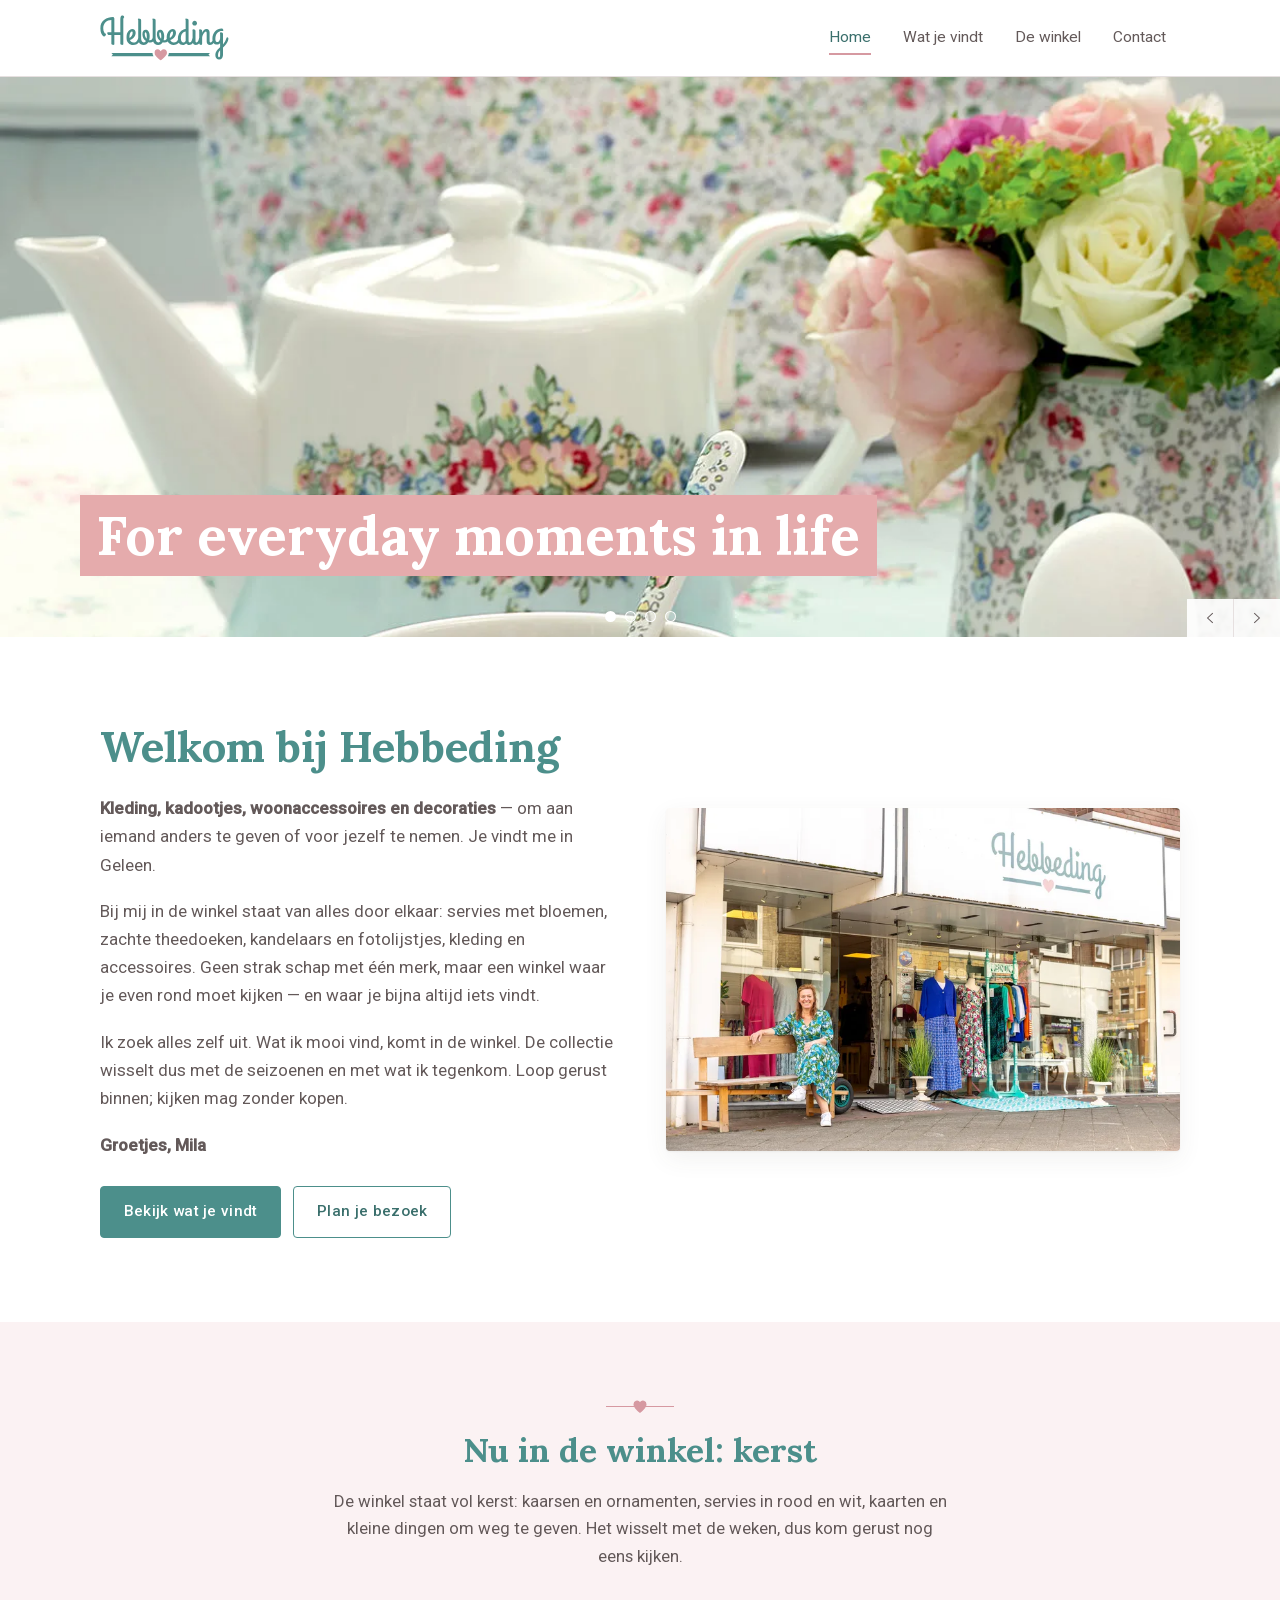
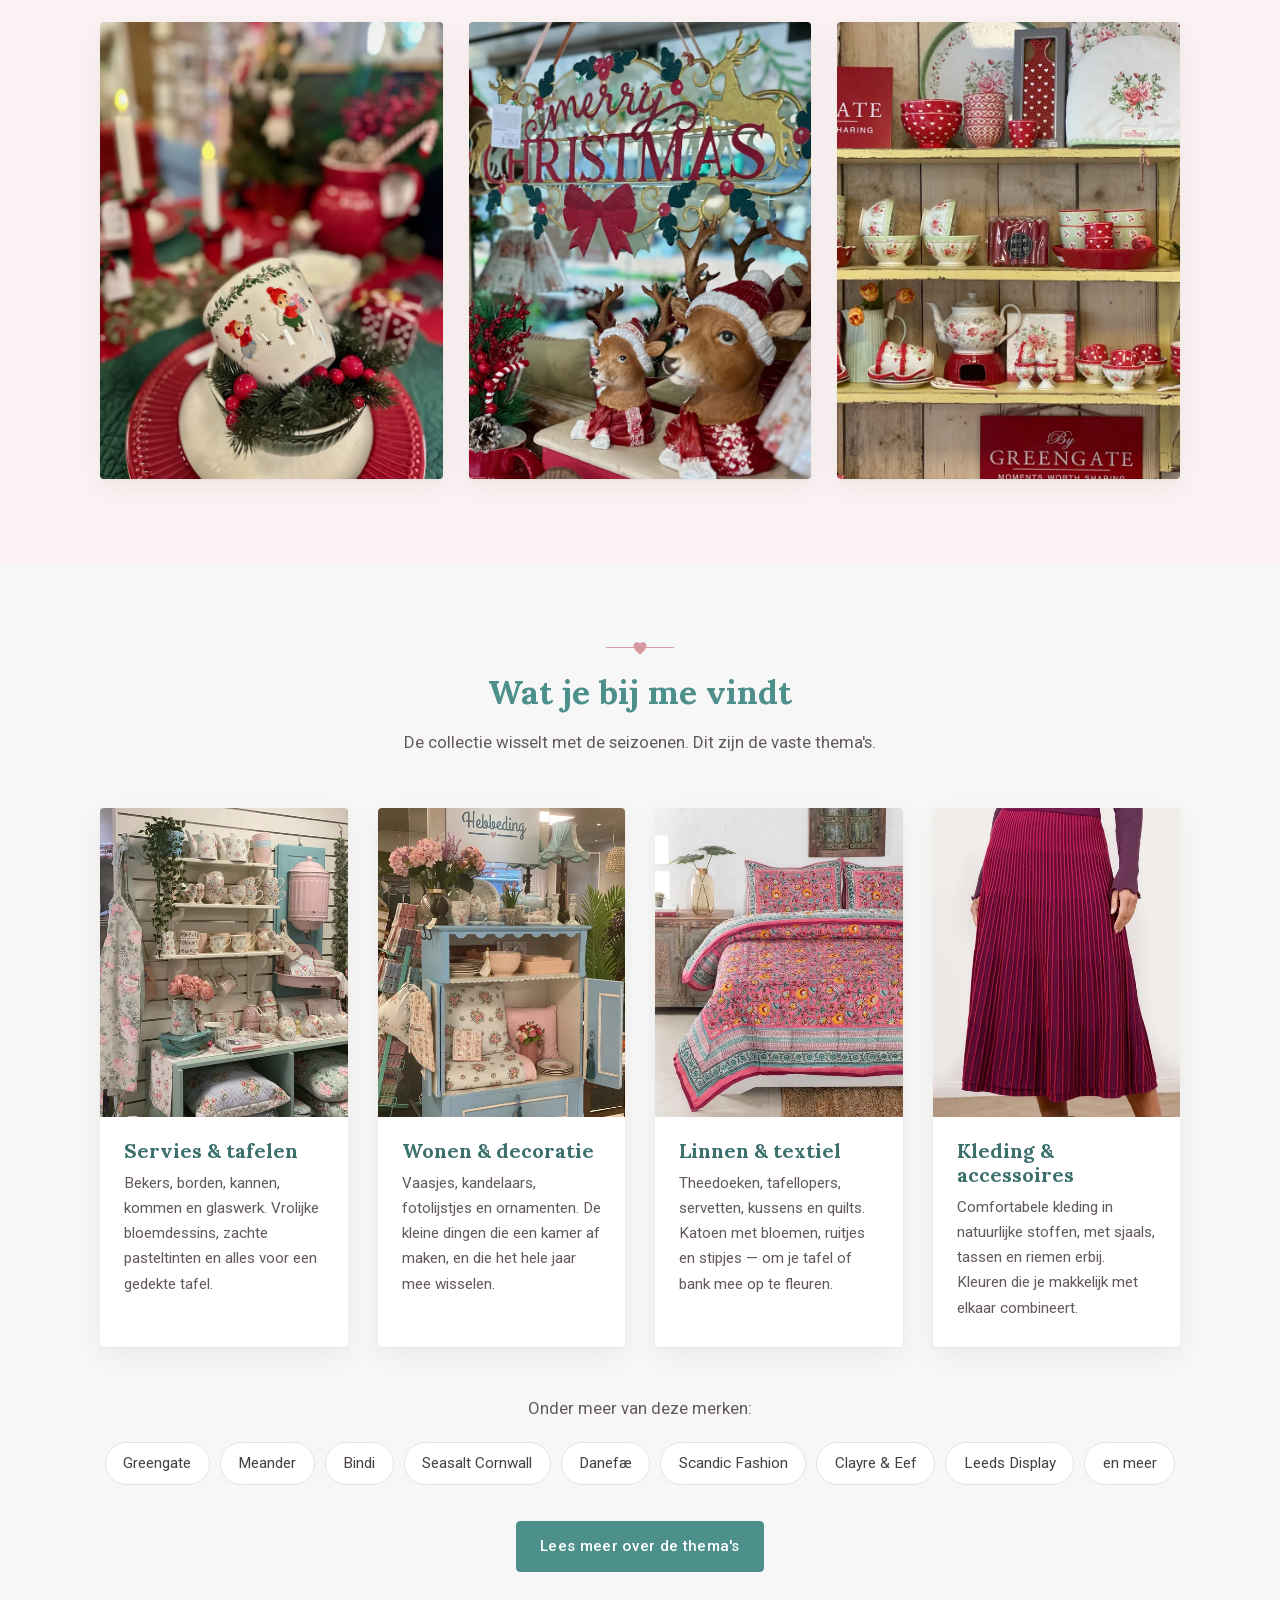
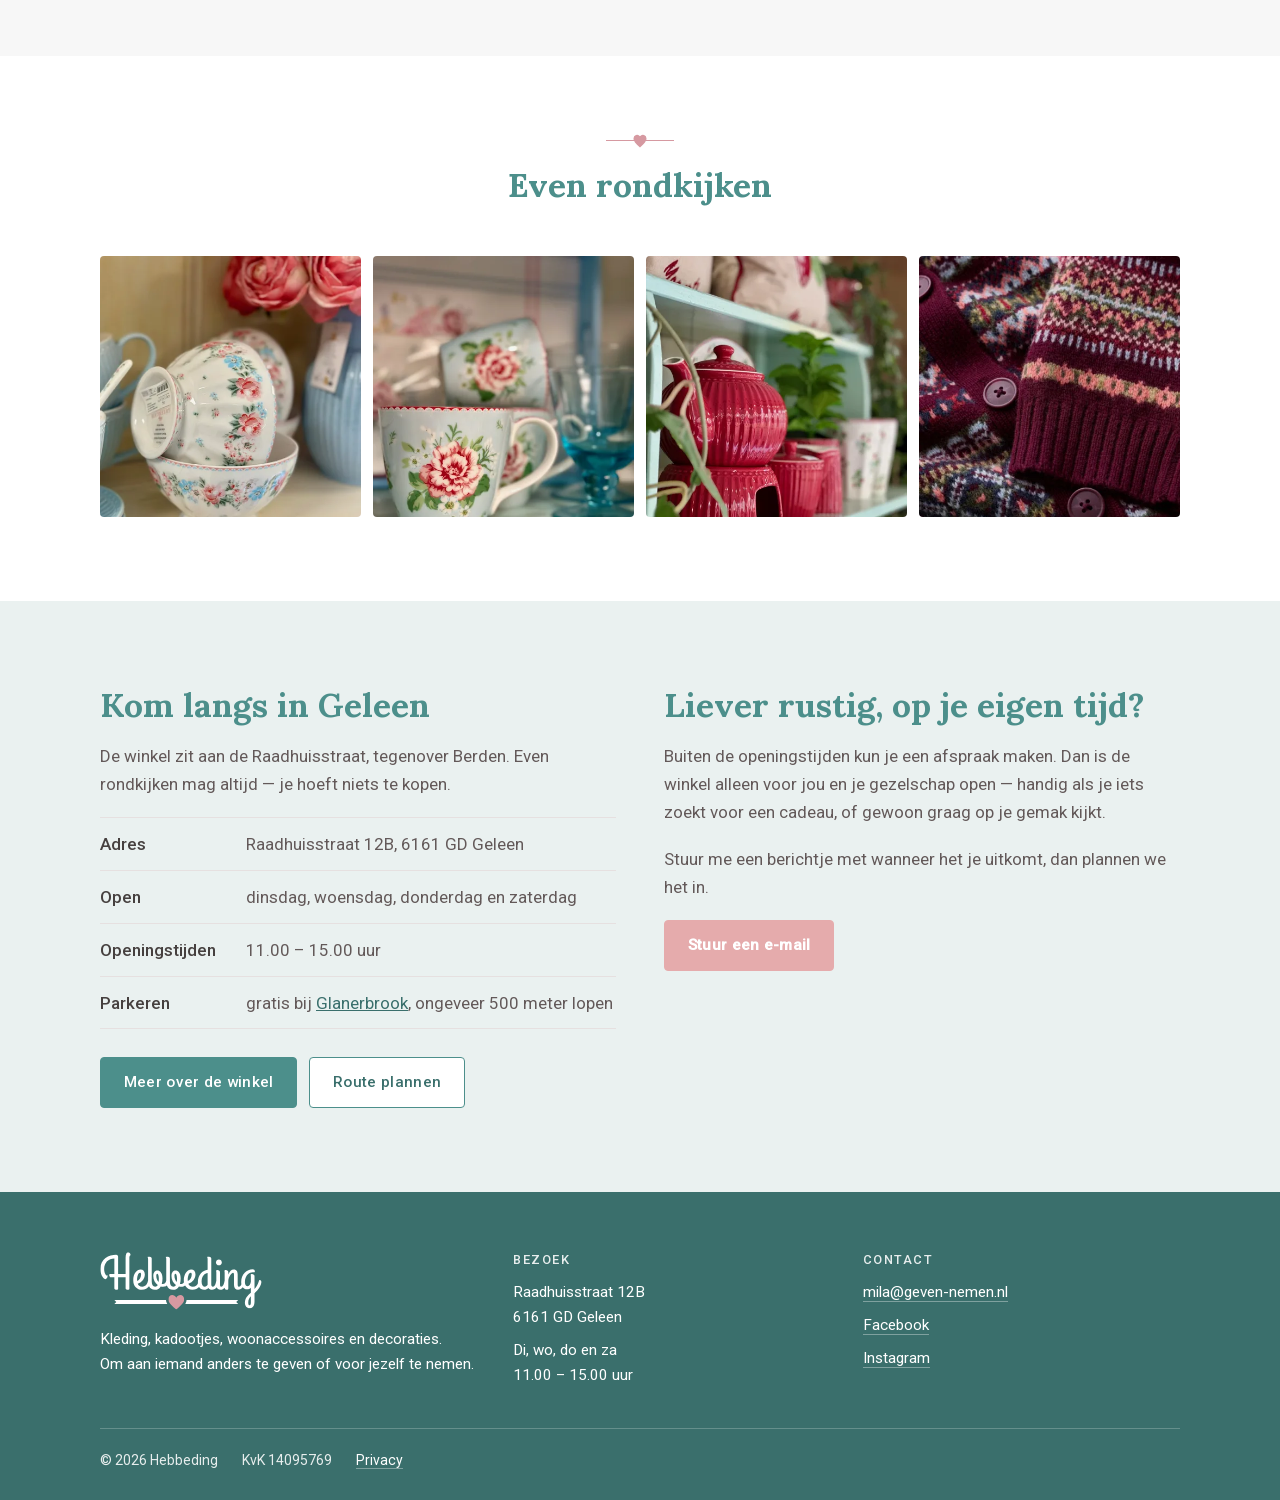
<file: index.html>
<!DOCTYPE html>
<html lang="nl">
<head>
<meta charset="utf-8">
<meta name="viewport" content="width=device-width, initial-scale=1">
<title>Hebbeding — cadeaus, wonen en kleding in Geleen</title>
<meta name="description" content="Hebbeding in Geleen: kleding, kadootjes, woonaccessoires en decoraties. Om aan iemand anders te geven of voor jezelf te nemen. Open dinsdag, woensdag, donderdag en zaterdag.">
<link rel="canonical" href="https://hebbeding.nu/">

<link rel="icon" href="assets/img/favicon.png" sizes="any">
<link rel="apple-touch-icon" href="assets/img/apple-touch-icon.png">
<meta name="theme-color" content="#4c8f8b">

<meta property="og:type" content="website">
<meta property="og:site_name" content="Hebbeding">
<meta property="og:locale" content="nl_NL">
<meta property="og:title" content="Hebbeding — cadeaus, wonen en kleding in Geleen">
<meta property="og:description" content="Kleding, kadootjes, woonaccessoires en decoraties. Om aan iemand anders te geven of voor jezelf te nemen.">
<meta property="og:url" content="https://hebbeding.nu/">
<meta property="og:image" content="https://hebbeding.nu/assets/img/og-image.jpg">
<meta name="twitter:card" content="summary_large_image">

<link rel="preload" href="assets/fonts/lora-latin.woff2" as="font" type="font/woff2" crossorigin>
<link rel="preload" href="assets/fonts/roboto-latin.woff2" as="font" type="font/woff2" crossorigin>
<link rel="stylesheet" href="assets/css/style.css">
</head>
<body>

<a class="overslaan" href="#inhoud">Naar de inhoud</a>

<header class="site-header">
  <div class="wrap header-inner">
    <a class="logo" href="index.html">
      <img src="assets/img/logo.svg" width="129" height="46" alt="Hebbeding">
    </a>

    <button class="menu-knop" type="button" aria-expanded="false" aria-controls="hoofdmenu">
      <svg width="26" height="26" viewBox="0 0 26 26" fill="none" stroke="currentColor" stroke-width="1.8" aria-hidden="true">
        <path d="M4 7h18M4 13h18M4 19h18"/>
      </svg>
      <span class="sr-only">Menu</span>
    </button>

    <nav class="hoofdmenu" id="hoofdmenu" aria-label="Hoofdmenu">
      <ul>
        <li><a href="index.html" aria-current="page">Home</a></li>
        <li><a href="themas.html">Wat je vindt</a></li>
        <li><a href="winkel.html">De winkel</a></li>
        <li><a href="winkel.html#contact">Contact</a></li>
      </ul>
    </nav>
  </div>
</header>

<main id="inhoud">

  <!-- ============ Carrousel ============ -->
  <section class="carrousel" id="carrousel" aria-label="Sfeerbeelden uit de winkel">
    <div class="carrousel__spoor">
      <div class="carrousel__dia is-actief" aria-hidden="false">
        <img src="assets/img/dia1-1240.webp"
             srcset="assets/img/dia1-640.webp 640w,
                     assets/img/dia1-1000.webp 1000w,
                     assets/img/dia1-1240.webp 1240w"
             sizes="100vw" width="1240" height="560" fetchpriority="high"
             alt="Theepot en kan met bloemdessin, met rozen op tafel">
        <div class="carrousel__tekst"><div>
          <p class="carrousel__uitspraak">For everyday moments in life</p>
        </div></div>
      </div>
      <div class="carrousel__dia" aria-hidden="true">
        <img src="assets/img/dia2-1240.webp"
             srcset="assets/img/dia2-640.webp 640w,
                     assets/img/dia2-1000.webp 1000w,
                     assets/img/dia2-1240.webp 1240w"
             sizes="100vw" width="1240" height="560"
             alt="Bed met een quilt vol roze bloemen, met bijpassende kussens">
        <div class="carrousel__tekst"><div>
          <p class="carrousel__uitspraak">Slow down time</p>
        </div></div>
      </div>
      <div class="carrousel__dia" aria-hidden="true">
        <img src="assets/img/dia3-1240.webp"
             srcset="assets/img/dia3-640.webp 640w,
                     assets/img/dia3-1000.webp 1000w,
                     assets/img/dia3-1240.webp 1240w"
             sizes="100vw" width="1240" height="560"
             alt="Gedekte tafel met bloemenservies, glazen en een theepot">
        <div class="carrousel__tekst"><div>
          <p class="carrousel__uitspraak">Inspire love and sharing</p>
        </div></div>
      </div>
      <div class="carrousel__dia" aria-hidden="true">
        <img src="assets/img/dia4-1240.webp"
             srcset="assets/img/dia4-640.webp 640w,
                     assets/img/dia4-1000.webp 1000w,
                     assets/img/dia4-1240.webp 1240w"
             sizes="100vw" width="1240" height="560"
             alt="Theepot en beker met rozen tussen bloeiende rozen in de tuin">
        <div class="carrousel__tekst"><div>
          <p class="carrousel__uitspraak">Made with love</p>
        </div></div>
      </div>
    </div>

    <div class="carrousel__bolletjes" role="tablist" aria-label="Kies een beeld"></div>

    <div class="carrousel__knoppen">
      <button class="carrousel__knop" type="button" data-carrousel="vorige">
        <svg viewBox="0 0 32 32" aria-hidden="true"><path d="M24.333 28.205l-1.797 1.684L7.666 16l14.87-13.889 1.797 1.675L11.269 16z"/></svg>
        <span class="sr-only">Vorige</span>
      </button>
      <button class="carrousel__knop" type="button" data-carrousel="volgende">
        <svg viewBox="0 0 32 32" aria-hidden="true"><path d="M7.667 3.795l1.797-1.684L24.334 16 9.464 29.889l-1.797-1.675L20.731 16z"/></svg>
        <span class="sr-only">Volgende</span>
      </button>
    </div>
  </section>
  <!-- ============ Welkom ============ -->
  <section class="sectie sectie--wit">
    <div class="wrap">
      <div class="duo">
        <div class="duo-tekst">
          <h1>Welkom bij Hebbeding</h1>
          <p><strong>Kleding, kadootjes, woonaccessoires en decoraties</strong> — om aan
             iemand anders te geven of voor jezelf te nemen. Je vindt me in Geleen.</p>
          <p>Bij mij in de winkel staat van alles door elkaar: servies met bloemen,
             zachte theedoeken, kandelaars en fotolijstjes, kleding en accessoires.
             Geen strak schap met één merk, maar een winkel waar je even rond moet
             kijken — en waar je bijna altijd iets vindt.</p>
          <p>Ik zoek alles zelf uit. Wat ik mooi vind, komt in de winkel. De
             collectie wisselt dus met de seizoenen en met wat ik tegenkom.
             Loop gerust binnen; kijken mag zonder kopen.</p>
          <p><strong>Groetjes, Mila</strong></p>
          <div class="knoppenrij" style="margin-top: 1.6em;">
            <a class="knop" href="themas.html">Bekijk wat je vindt</a>
            <a class="knop knop--licht" href="winkel.html">Plan je bezoek</a>
          </div>
        </div>
        <div class="duo-beeld">
          <img src="assets/img/winkel-gevel-800.webp"
               srcset="assets/img/winkel-gevel-480.webp 480w,
                       assets/img/winkel-gevel-800.webp 800w,
                       assets/img/winkel-gevel-1240.webp 1240w"
               sizes="(min-width: 781px) 45vw, 92vw" width="800" height="533" loading="lazy"
               alt="De winkel van buiten, met Hebbeding boven de etalage en Mila op het bankje ervoor">
        </div>
      </div>
    </div>
  </section>

  <!-- ====================================================================
       SEIZOENSBLOK - dit stuk wisselt mee met het jaar. Nu staat het op kerst.

       DE FOTO'S VERVANGEN
       De drie foto's heten altijd seizoen-1.webp, seizoen-2.webp en
       seizoen-3.webp. Je verandert dus niets aan de regels hieronder: je
       vervangt de bestanden zelf in assets/img/. Upload drie nieuwe foto's
       met precies die namen, en de site staat in het nieuwe seizoen.
       Staan de oude foto's er daarna nog? Wacht tien minuten en ververs de
       pagina; je browser houdt ze even vast.

       DE VOORRAADKAST
       In assets/img/seizoenen/ bewaren we de oude sets. De kerstfoto's staan
       daar als kerst-1.webp tot kerst-3.webp. Zet je iets nieuws in de winkel,
       kopieer die foto's dan ook even daarheen onder een eigen naam
       (voorjaar-1.webp enzovoort), dan kun je ze later zo terugzetten.

       WAT JE HIERONDER WEL AANPAST
       1. De kop ("Nu in de winkel: kerst") en het tekstje eronder.
       2. De drie alt="..." teksten. Die beschrijven wat er op de foto staat,
          voor mensen die hem niet kunnen zien en voor Google. Nieuwe foto's
          betekent dus ook nieuwe beschrijvingen.

       Wil je het blok een tijdje helemaal niet tonen? Knip dan de hele
       section hieronder uit en bewaar hem in een los bestand.
       ==================================================================== -->
  <section class="sectie sectie--roze" id="seizoen">
    <div class="wrap">
      <div class="sectie-kop">
        <span class="streep"></span>
        <h2>Nu in de winkel: kerst</h2>
        <p>De winkel staat vol kerst: kaarsen en ornamenten, servies in rood en wit,
           kaarten en kleine dingen om weg te geven. Het wisselt met de weken, dus
           kom gerust nog eens kijken.</p>
      </div>

      <div class="seizoen">
        <img src="assets/img/seizoen-1.webp" loading="lazy"
             alt="Gedekte kersttafel met kaarsen, dennengroen en een beker met een kerstkabouter">
        <img src="assets/img/seizoen-2.webp" loading="lazy"
             alt="Decoratiebord met Merry Christmas erop, met twee rendieren met kerstmutsen ervoor">
        <img src="assets/img/seizoen-3.webp" loading="lazy"
             alt="Schap met rood-wit servies van Greengate: kommen, bekers en een theepot">
      </div>
    </div>
  </section>

  <!-- ============ Thema's ============ -->
  <section class="sectie">
    <div class="wrap">
      <div class="sectie-kop">
        <span class="streep"></span>
        <h2>Wat je bij me vindt</h2>
        <p>De collectie wisselt met de seizoenen. Dit zijn de vaste thema's.</p>
      </div>

      <div class="themas">
        <a class="thema" href="themas.html#servies">
          <img src="assets/img/thema-servies-800.webp"
               srcset="assets/img/thema-servies-480.webp 480w, assets/img/thema-servies-800.webp 800w"
               sizes="(min-width: 1000px) 260px, (min-width: 600px) 45vw, 92vw"
               width="800" height="1000" loading="lazy"
               alt="Schappen vol servies in de winkel: bekers, kannen, schalen en schorten">
          <div class="thema-tekst">
            <h3>Servies &amp; tafelen</h3>
            <p>Bekers, borden, kannen, kommen en glaswerk. Vrolijke bloemdessins,
               zachte pasteltinten en alles voor een gedekte tafel.</p>
          </div>
        </a>

        <a class="thema" href="themas.html#wonen">
          <img src="assets/img/thema-wonen-800.webp"
               srcset="assets/img/thema-wonen-480.webp 480w, assets/img/thema-wonen-800.webp 800w"
               sizes="(min-width: 1000px) 260px, (min-width: 600px) 45vw, 92vw"
               width="800" height="1000" loading="lazy"
               alt="Lichtblauw kastje met kussens, servies en een boeket bloemen">
          <div class="thema-tekst">
            <h3>Wonen &amp; decoratie</h3>
            <p>Vaasjes, kandelaars, fotolijstjes en ornamenten. De kleine dingen
               die een kamer af maken, en die het hele jaar mee wisselen.</p>
          </div>
        </a>

        <a class="thema" href="themas.html#textiel">
          <img src="assets/img/thema-textiel-800.webp"
               srcset="assets/img/thema-textiel-480.webp 480w, assets/img/thema-textiel-800.webp 800w"
               sizes="(min-width: 1000px) 260px, (min-width: 600px) 45vw, 92vw"
               width="800" height="1000" loading="lazy"
               alt="Bed met een quilt vol roze bloemen, met bijpassende kussens">
          <div class="thema-tekst">
            <h3>Linnen &amp; textiel</h3>
            <p>Theedoeken, tafellopers, servetten, kussens en quilts. Katoen met
               bloemen, ruitjes en stipjes — om je tafel of bank mee op te fleuren.</p>
          </div>
        </a>

        <a class="thema" href="themas.html#kleding">
          <img src="assets/img/thema-kleding-800.webp"
               srcset="assets/img/thema-kleding-480.webp 480w, assets/img/thema-kleding-800.webp 800w"
               sizes="(min-width: 1000px) 260px, (min-width: 600px) 45vw, 92vw"
               width="800" height="1000" loading="lazy"
               alt="Lange bordeauxrode plissérok met een trui erboven">
          <div class="thema-tekst">
            <h3>Kleding &amp; accessoires</h3>
            <p>Comfortabele kleding in natuurlijke stoffen, met sjaals, tassen en
               riemen erbij. Kleuren die je makkelijk met elkaar combineert.</p>
          </div>
        </a>
      </div>

      <div class="sectie-kop" style="margin-top: 48px; margin-bottom: 20px;">
        <p>Onder meer van deze merken:</p>
      </div>
      <ul class="merken">
        <li>Greengate</li>
        <li>Meander</li>
        <li>Bindi</li>
        <li>Seasalt Cornwall</li>
        <li>Danef&aelig;</li>
        <li>Scandic Fashion</li>
        <li>Clayre &amp; Eef</li>
        <li>Leeds Display</li>
        <li>en meer</li>
      </ul>

      <p class="midden" style="margin-top: 36px;">
        <a class="knop" href="themas.html">Lees meer over de thema's</a>
      </p>
    </div>
  </section>

  <!-- ============ Sfeerstrip ============ -->
  <section class="sectie sectie--wit">
    <div class="wrap">
      <div class="sectie-kop">
        <span class="streep"></span>
        <h2>Even rondkijken</h2>
      </div>
      <div class="strip">
        <img src="assets/img/sfeer-kommen-800.webp"
             srcset="assets/img/sfeer-kommen-480.webp 480w, assets/img/sfeer-kommen-800.webp 800w"
             sizes="(min-width: 900px) 260px, 45vw" width="800" height="800" loading="lazy"
             alt="Kommen met een rozendessin op een schap in de winkel">
        <img src="assets/img/sfeer-kopje-800.webp"
             srcset="assets/img/sfeer-kopje-480.webp 480w, assets/img/sfeer-kopje-800.webp 800w"
             sizes="(min-width: 900px) 260px, 45vw" width="800" height="800" loading="lazy"
             alt="Beker met een grote roos erop, naast blauw glaswerk">
        <img src="assets/img/sfeer-theepot-800.webp"
             srcset="assets/img/sfeer-theepot-480.webp 480w, assets/img/sfeer-theepot-800.webp 800w"
             sizes="(min-width: 900px) 260px, 45vw" width="800" height="800" loading="lazy"
             alt="Felroze theepot op een schap, met een plant ernaast">
        <img src="assets/img/sfeer-vest-800.webp"
             srcset="assets/img/sfeer-vest-480.webp 480w, assets/img/sfeer-vest-800.webp 800w"
             sizes="(min-width: 900px) 260px, 45vw" width="800" height="800" loading="lazy"
             alt="Gebreid vest in bordeaux met een gekleurd Noors motief">
      </div>
    </div>
  </section>

  <!-- ============ Bezoek ============ -->
  <section class="sectie sectie--groen" id="bezoek">
    <div class="wrap">
      <div class="bezoek">
        <div>
          <h2>Kom langs in Geleen</h2>
          <p>De winkel zit aan de Raadhuisstraat, tegenover Berden. Even rondkijken
             mag altijd — je hoeft niets te kopen.</p>
          <ul class="gegevens">
            <li><b>Adres</b> <span>Raadhuisstraat 12B, 6161 GD Geleen</span></li>
            <li><b>Open</b> <span>dinsdag, woensdag, donderdag en zaterdag</span></li>
            <li><b>Openingstijden</b> <span>11.00 – 15.00 uur</span></li>
            <li><b>Parkeren</b> <span>gratis bij
                <a href="https://www.google.com/maps/search/?api=1&amp;query=50.966081%2C5.831858"
                   target="_blank" rel="noopener">Glanerbrook</a>,
                ongeveer 500 meter lopen</span></li>
          </ul>
          <div class="knoppenrij">
            <a class="knop" href="winkel.html">Meer over de winkel</a>
            <a class="knop knop--licht" href="https://www.google.com/maps/search/?api=1&amp;query=Raadhuisstraat+12B+6161+GD+Geleen"
               target="_blank" rel="noopener">Route plannen</a>
          </div>
        </div>

        <div>
          <h2>Liever rustig, op je eigen tijd?</h2>
          <p>Buiten de openingstijden kun je een afspraak maken. Dan is de winkel
             alleen voor jou en je gezelschap open — handig als je iets zoekt voor
             een cadeau, of gewoon graag op je gemak kijkt.</p>
          <p>Stuur me een berichtje met wanneer het je uitkomt, dan plannen we het in.</p>
          <div class="knoppenrij">
            <a class="knop knop--roze" href="mailto:mila@geven-nemen.nl">Stuur een e-mail</a>
          </div>
        </div>
      </div>
    </div>
  </section>

</main>

<footer class="site-footer">
  <div class="wrap">
    <div class="footer-grid">
      <div>
        <p class="footer-logo">
          <img src="assets/img/logo-wit.svg" width="162" height="58" alt="Hebbeding">
        </p>
        <p>Kleding, kadootjes, woonaccessoires en decoraties.<br>
           Om aan iemand anders te geven of voor jezelf te nemen.</p>
      </div>

      <div>
        <h2>Bezoek</h2>
        <ul>
          <li>Raadhuisstraat 12B<br>6161 GD Geleen</li>
          <li>Di, wo, do en za<br>11.00 – 15.00 uur</li>
        </ul>
      </div>

      <div>
        <h2>Contact</h2>
        <ul>
          <li><a href="mailto:mila@geven-nemen.nl">mila@geven-nemen.nl</a></li>
          <li><a href="https://www.facebook.com/webshop.geven.nemen/" target="_blank" rel="noopener">Facebook</a></li>
          <li><a href="https://www.instagram.com/hebbeding_mila/" target="_blank" rel="noopener">Instagram</a></li>
        </ul>
      </div>
    </div>

    <div class="footer-onder">
      <span>&copy; <span id="jaar">2026</span> Hebbeding</span>
      <span>KvK 14095769</span>
      <span><a href="privacy.html">Privacy</a></span>
    </div>
  </div>
</footer>

<script src="assets/js/menu.js"></script>

<script type="application/ld+json">
{
  "@context": "https://schema.org",
  "@type": "Store",
  "name": "Hebbeding",
  "description": "Kleding, kadootjes, woonaccessoires en decoraties in Geleen.",
  "url": "https://hebbeding.nu/",
  "image": "https://hebbeding.nu/assets/img/og-image.jpg",
  "logo": "https://hebbeding.nu/assets/img/logo.png",
  "email": "mila@geven-nemen.nl",
  "address": {
    "@type": "PostalAddress",
    "streetAddress": "Raadhuisstraat 12B",
    "addressLocality": "Geleen",
    "postalCode": "6161 GD",
    "addressRegion": "Limburg",
    "addressCountry": "NL"
  },
  "openingHoursSpecification": [{
    "@type": "OpeningHoursSpecification",
    "dayOfWeek": ["Tuesday", "Wednesday", "Thursday", "Saturday"],
    "opens": "11:00",
    "closes": "15:00"
  }],
  "sameAs": [
    "https://www.facebook.com/webshop.geven.nemen/",
    "https://www.instagram.com/hebbeding_mila/"
  ]
}
</script>

</body>
</html>
</file>
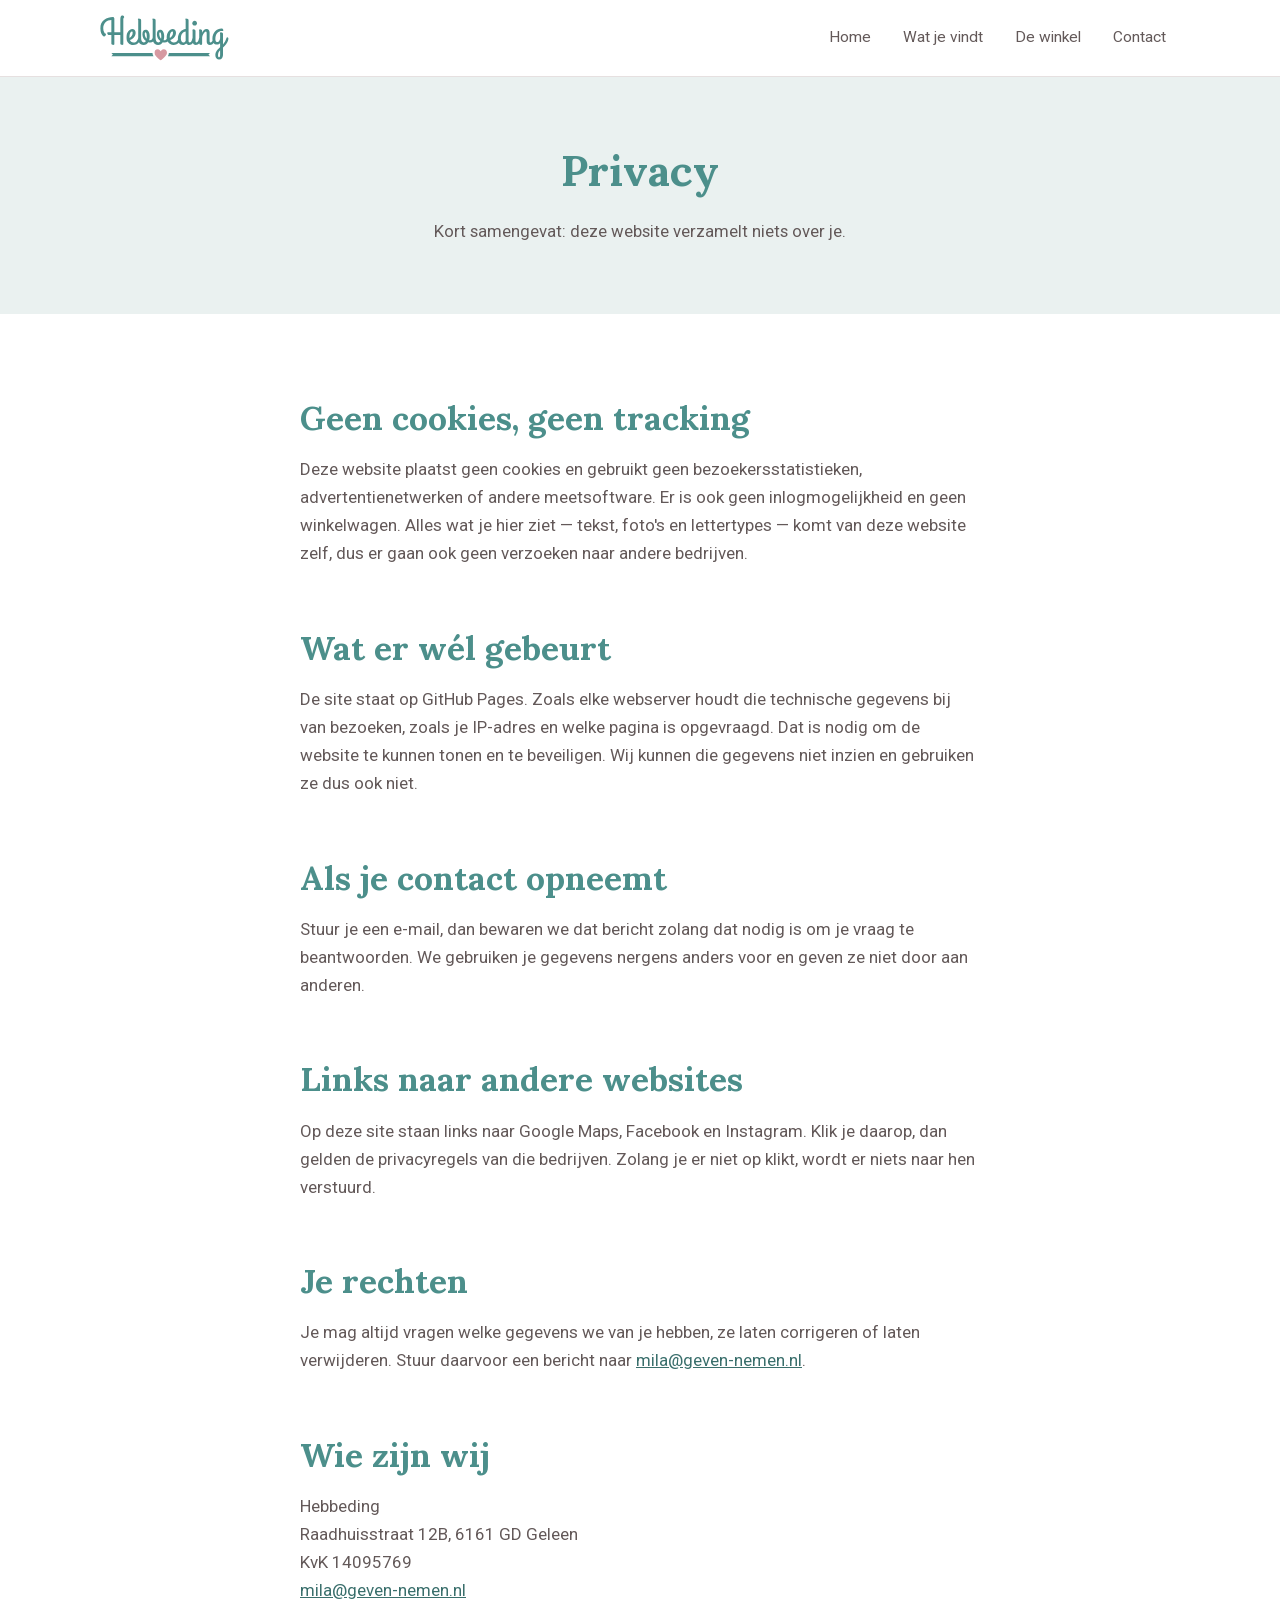
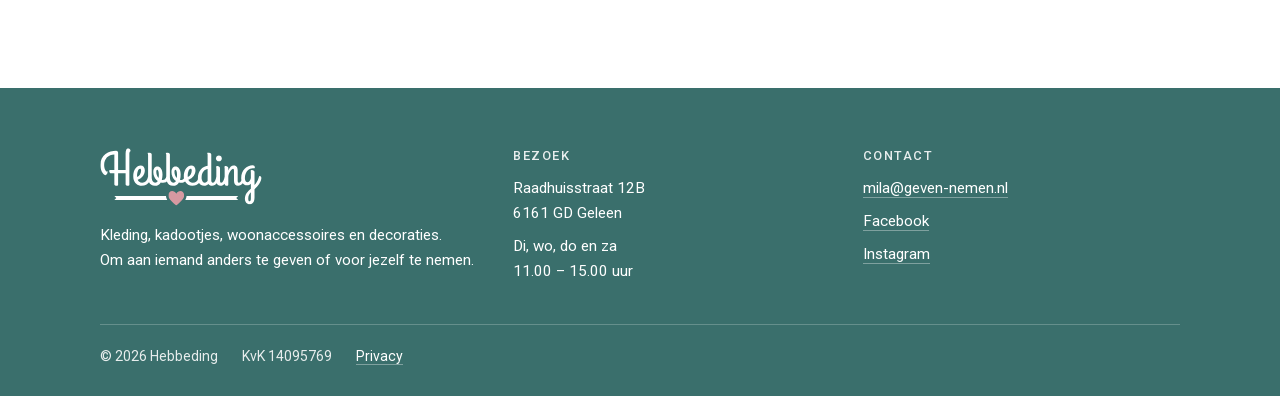
<file: privacy.html>
<!DOCTYPE html>
<html lang="nl">
<head>
<meta charset="utf-8">
<meta name="viewport" content="width=device-width, initial-scale=1">
<title>Privacy — Hebbeding</title>
<meta name="description" content="Privacyverklaring van Hebbeding. Deze website gebruikt geen cookies, geen tracking en verzamelt geen gegevens.">
<link rel="canonical" href="https://hebbeding.nu/privacy.html">
<meta name="robots" content="noindex, follow">

<link rel="icon" href="assets/img/favicon.png" sizes="any">
<link rel="apple-touch-icon" href="assets/img/apple-touch-icon.png">
<meta name="theme-color" content="#4c8f8b">

<link rel="preload" href="assets/fonts/lora-latin.woff2" as="font" type="font/woff2" crossorigin>
<link rel="preload" href="assets/fonts/roboto-latin.woff2" as="font" type="font/woff2" crossorigin>
<link rel="stylesheet" href="assets/css/style.css">
</head>
<body>

<a class="overslaan" href="#inhoud">Naar de inhoud</a>

<header class="site-header">
  <div class="wrap header-inner">
    <a class="logo" href="index.html">
      <img src="assets/img/logo.svg" width="129" height="46" alt="Hebbeding">
    </a>
    <button class="menu-knop" type="button" aria-expanded="false" aria-controls="hoofdmenu">
      <svg width="26" height="26" viewBox="0 0 26 26" fill="none" stroke="currentColor" stroke-width="1.8" aria-hidden="true">
        <path d="M4 7h18M4 13h18M4 19h18"/>
      </svg>
      <span class="sr-only">Menu</span>
    </button>
    <nav class="hoofdmenu" id="hoofdmenu" aria-label="Hoofdmenu">
      <ul>
        <li><a href="index.html">Home</a></li>
        <li><a href="themas.html">Wat je vindt</a></li>
        <li><a href="winkel.html">De winkel</a></li>
        <li><a href="winkel.html#contact">Contact</a></li>
      </ul>
    </nav>
  </div>
</header>

<main id="inhoud">

  <section class="paginakop">
    <div class="wrap">
      <h1>Privacy</h1>
      <p>Kort samengevat: deze website verzamelt niets over je.</p>
    </div>
  </section>

  <section class="sectie sectie--wit">
    <div class="wrap prose">
      <h2>Geen cookies, geen tracking</h2>
      <p>Deze website plaatst geen cookies en gebruikt geen bezoekersstatistieken,
         advertentienetwerken of andere meetsoftware. Er is ook geen
         inlogmogelijkheid en geen winkelwagen. Alles wat je hier ziet — tekst,
         foto's en lettertypes — komt van deze website zelf, dus er gaan ook geen
         verzoeken naar andere bedrijven.</p>

      <h2>Wat er wél gebeurt</h2>
      <p>De site staat op GitHub Pages. Zoals elke webserver houdt die technische
         gegevens bij van bezoeken, zoals je IP-adres en welke pagina is opgevraagd.
         Dat is nodig om de website te kunnen tonen en te beveiligen. Wij kunnen
         die gegevens niet inzien en gebruiken ze dus ook niet.</p>

      <h2>Als je contact opneemt</h2>
      <p>Stuur je een e-mail, dan bewaren we dat bericht zolang dat nodig is om je
         vraag te beantwoorden. We gebruiken je gegevens nergens anders voor en
         geven ze niet door aan anderen.</p>

      <h2>Links naar andere websites</h2>
      <p>Op deze site staan links naar Google Maps, Facebook en Instagram. Klik je
         daarop, dan gelden de privacyregels van die bedrijven. Zolang je er niet op
         klikt, wordt er niets naar hen verstuurd.</p>

      <h2>Je rechten</h2>
      <p>Je mag altijd vragen welke gegevens we van je hebben, ze laten corrigeren
         of laten verwijderen. Stuur daarvoor een bericht naar
         <a href="mailto:mila@geven-nemen.nl">mila@geven-nemen.nl</a>.</p>

      <h2>Wie zijn wij</h2>
      <p>Hebbeding<br>
         Raadhuisstraat 12B, 6161 GD Geleen<br>
         KvK 14095769<br>
         <a href="mailto:mila@geven-nemen.nl">mila@geven-nemen.nl</a></p>
    </div>
  </section>

</main>

<footer class="site-footer">
  <div class="wrap">
    <div class="footer-grid">
      <div>
        <p class="footer-logo">
          <img src="assets/img/logo-wit.svg" width="162" height="58" alt="Hebbeding">
        </p>
        <p>Kleding, kadootjes, woonaccessoires en decoraties.<br>
           Om aan iemand anders te geven of voor jezelf te nemen.</p>
      </div>
      <div>
        <h2>Bezoek</h2>
        <ul>
          <li>Raadhuisstraat 12B<br>6161 GD Geleen</li>
          <li>Di, wo, do en za<br>11.00 – 15.00 uur</li>
        </ul>
      </div>
      <div>
        <h2>Contact</h2>
        <ul>
          <li><a href="mailto:mila@geven-nemen.nl">mila@geven-nemen.nl</a></li>
          <li><a href="https://www.facebook.com/webshop.geven.nemen/" target="_blank" rel="noopener">Facebook</a></li>
          <li><a href="https://www.instagram.com/hebbeding_mila/" target="_blank" rel="noopener">Instagram</a></li>
        </ul>
      </div>
    </div>
    <div class="footer-onder">
      <span>&copy; <span id="jaar">2026</span> Hebbeding</span>
      <span>KvK 14095769</span>
      <span><a href="privacy.html">Privacy</a></span>
    </div>
  </div>
</footer>

<script src="assets/js/menu.js"></script>
</body>
</html>
</file>
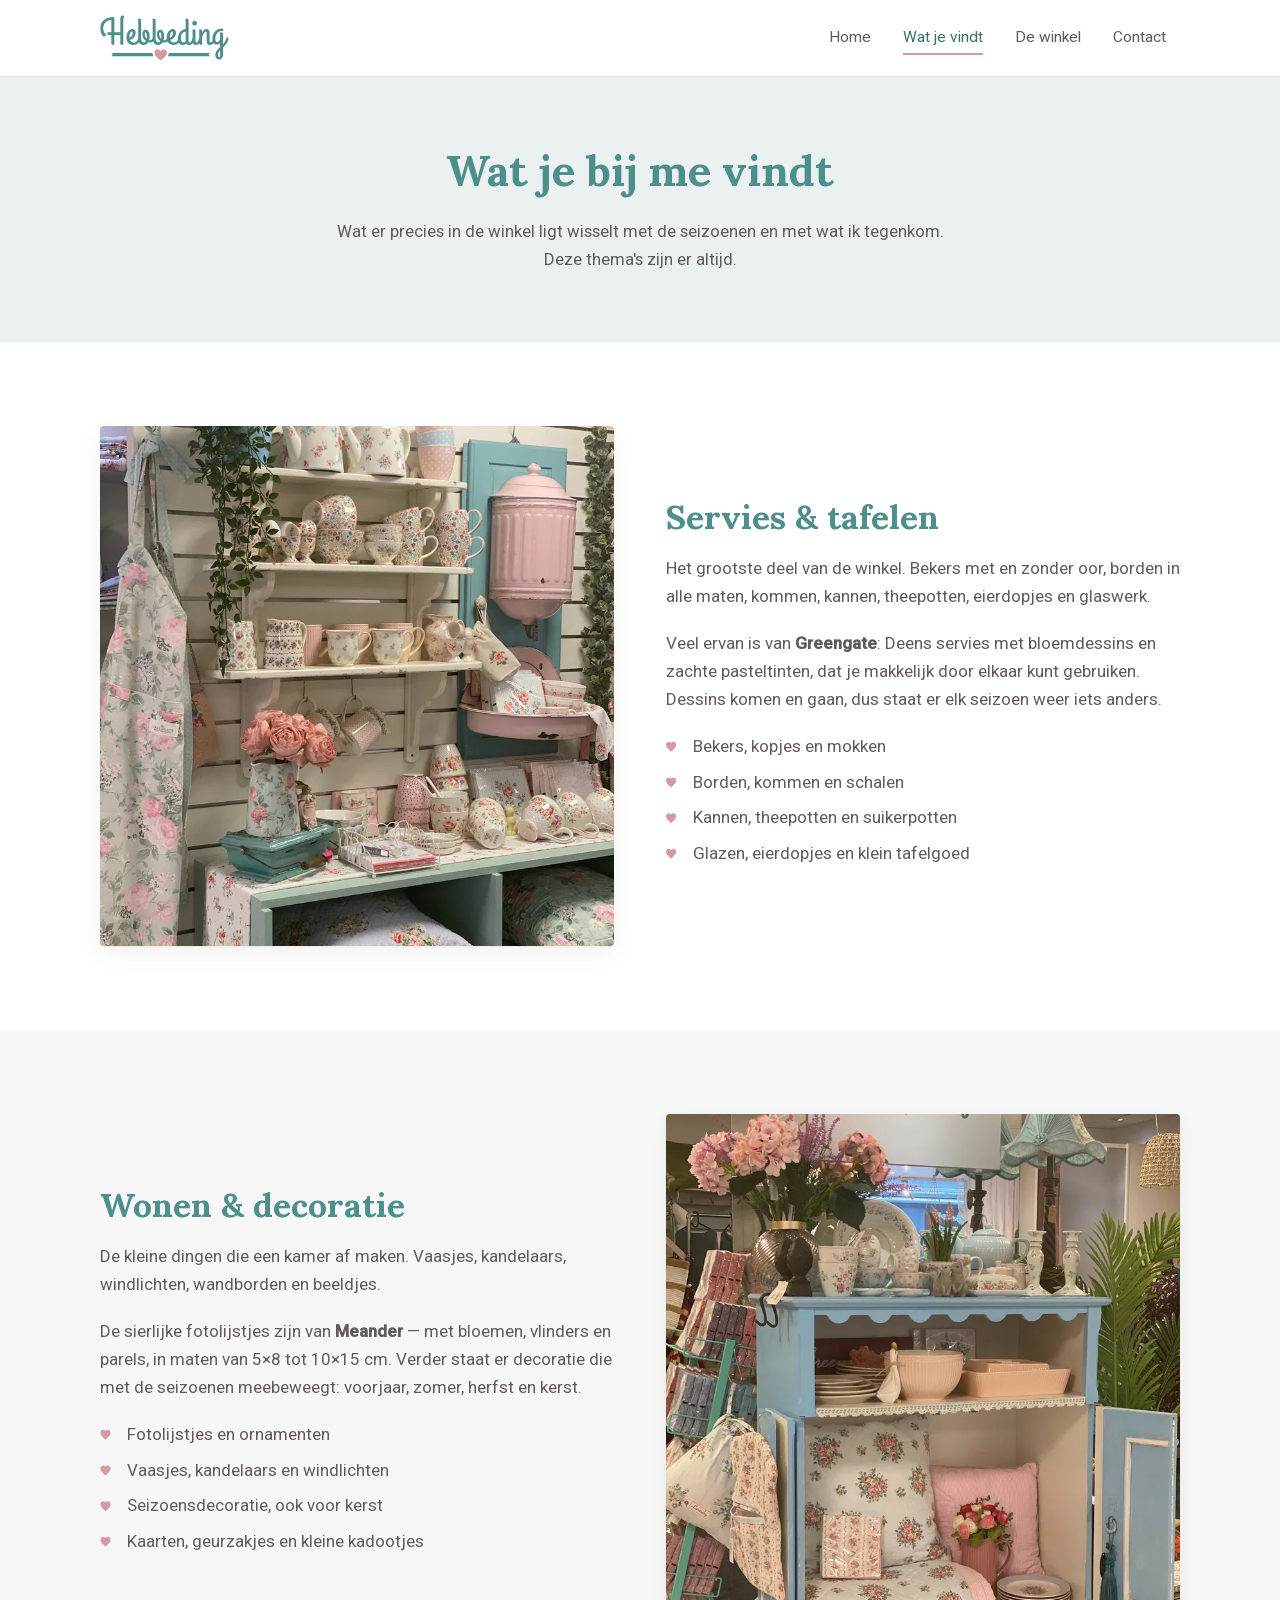
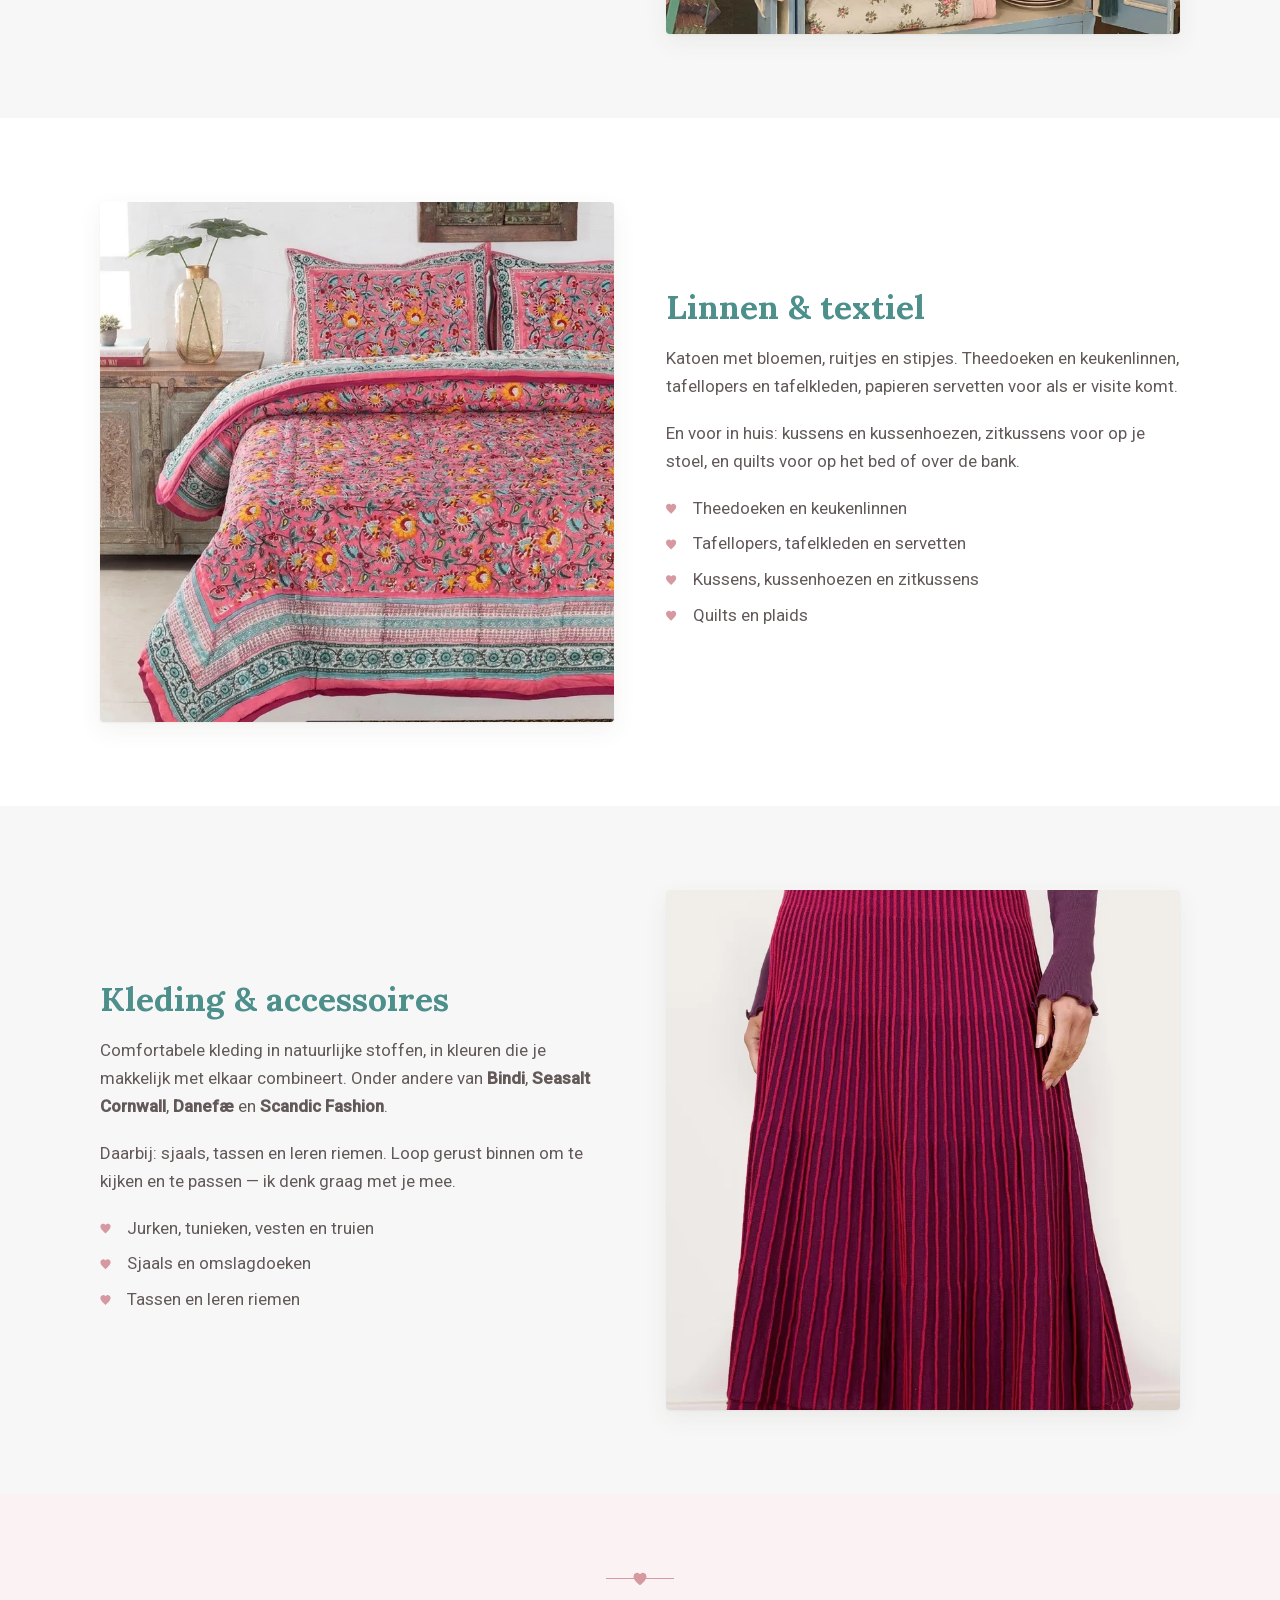
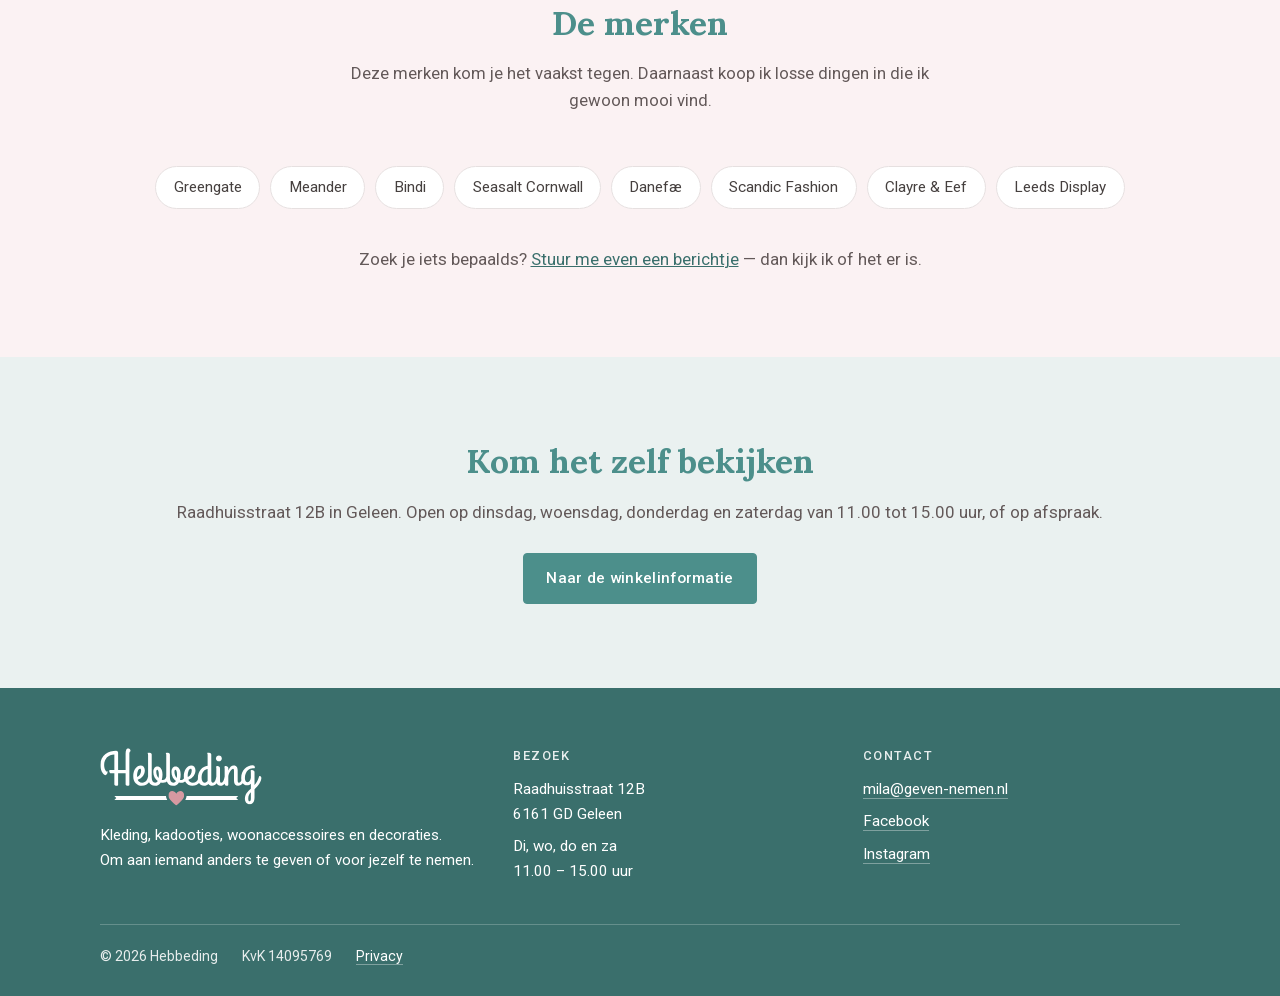
<file: themas.html>
<!DOCTYPE html>
<html lang="nl">
<head>
<meta charset="utf-8">
<meta name="viewport" content="width=device-width, initial-scale=1">
<title>Wat je vindt — Hebbeding Geleen</title>
<meta name="description" content="Servies en tafelen, wonen en decoratie, linnen en textiel, kleding en accessoires. De thema's van Hebbeding in Geleen, met merken als Greengate, Meander, Bindi, Seasalt Cornwall en Danefæ.">
<link rel="canonical" href="https://hebbeding.nu/themas.html">

<link rel="icon" href="assets/img/favicon.png" sizes="any">
<link rel="apple-touch-icon" href="assets/img/apple-touch-icon.png">
<meta name="theme-color" content="#4c8f8b">

<meta property="og:type" content="website">
<meta property="og:site_name" content="Hebbeding">
<meta property="og:locale" content="nl_NL">
<meta property="og:title" content="Wat je vindt — Hebbeding Geleen">
<meta property="og:description" content="Servies, wonen en decoratie, linnen en textiel, kleding en accessoires.">
<meta property="og:url" content="https://hebbeding.nu/themas.html">
<meta property="og:image" content="https://hebbeding.nu/assets/img/og-image.jpg">
<meta name="twitter:card" content="summary_large_image">

<link rel="preload" href="assets/fonts/lora-latin.woff2" as="font" type="font/woff2" crossorigin>
<link rel="preload" href="assets/fonts/roboto-latin.woff2" as="font" type="font/woff2" crossorigin>
<link rel="stylesheet" href="assets/css/style.css">
</head>
<body>

<a class="overslaan" href="#inhoud">Naar de inhoud</a>

<header class="site-header">
  <div class="wrap header-inner">
    <a class="logo" href="index.html">
      <img src="assets/img/logo.svg" width="129" height="46" alt="Hebbeding">
    </a>
    <button class="menu-knop" type="button" aria-expanded="false" aria-controls="hoofdmenu">
      <svg width="26" height="26" viewBox="0 0 26 26" fill="none" stroke="currentColor" stroke-width="1.8" aria-hidden="true">
        <path d="M4 7h18M4 13h18M4 19h18"/>
      </svg>
      <span class="sr-only">Menu</span>
    </button>
    <nav class="hoofdmenu" id="hoofdmenu" aria-label="Hoofdmenu">
      <ul>
        <li><a href="index.html">Home</a></li>
        <li><a href="themas.html" aria-current="page">Wat je vindt</a></li>
        <li><a href="winkel.html">De winkel</a></li>
        <li><a href="winkel.html#contact">Contact</a></li>
      </ul>
    </nav>
  </div>
</header>

<main id="inhoud">

  <section class="paginakop">
    <div class="wrap">
      <h1>Wat je bij me vindt</h1>
      <p>Wat er precies in de winkel ligt wisselt met de seizoenen en met wat ik
         tegenkom. Deze thema's zijn er altijd.</p>
    </div>
  </section>

  <!-- ============ Servies ============ -->
  <section class="sectie sectie--wit" id="servies">
    <div class="wrap">
      <div class="duo">
        <div class="duo-beeld">
          <img src="assets/img/thema-servies-800.webp"
               srcset="assets/img/thema-servies-480.webp 480w, assets/img/thema-servies-800.webp 800w"
               sizes="(min-width: 781px) 45vw, 92vw" width="800" height="1000" loading="lazy"
               alt="Schappen vol servies in de winkel: bekers, kannen, schalen en schorten">
        </div>
        <div class="duo-tekst">
          <h2>Servies &amp; tafelen</h2>
          <p>Het grootste deel van de winkel. Bekers met en zonder oor, borden in
             alle maten, kommen, kannen, theepotten, eierdopjes en glaswerk.</p>
          <p>Veel ervan is van <strong>Greengate</strong>: Deens servies met
             bloemdessins en zachte pasteltinten, dat je makkelijk door elkaar
             kunt gebruiken. Dessins komen en gaan, dus staat er elk seizoen weer
             iets anders.</p>
          <ul class="lijst">
            <li>Bekers, kopjes en mokken</li>
            <li>Borden, kommen en schalen</li>
            <li>Kannen, theepotten en suikerpotten</li>
            <li>Glazen, eierdopjes en klein tafelgoed</li>
          </ul>
        </div>
      </div>
    </div>
  </section>

  <!-- ============ Wonen ============ -->
  <section class="sectie" id="wonen">
    <div class="wrap">
      <div class="duo duo--omgekeerd">
        <div class="duo-beeld">
          <img src="assets/img/thema-wonen-800.webp"
               srcset="assets/img/thema-wonen-480.webp 480w, assets/img/thema-wonen-800.webp 800w"
               sizes="(min-width: 781px) 45vw, 92vw" width="800" height="917" loading="lazy"
               alt="Lichtblauw kastje met kussens, servies en een boeket bloemen">
        </div>
        <div class="duo-tekst">
          <h2>Wonen &amp; decoratie</h2>
          <p>De kleine dingen die een kamer af maken. Vaasjes, kandelaars,
             windlichten, wandborden en beeldjes.</p>
          <p>De sierlijke fotolijstjes zijn van <strong>Meander</strong> — met
             bloemen, vlinders en parels, in maten van 5×8 tot 10×15 cm. Verder
             staat er decoratie die met de seizoenen meebeweegt: voorjaar, zomer,
             herfst en kerst.</p>
          <ul class="lijst">
            <li>Fotolijstjes en ornamenten</li>
            <li>Vaasjes, kandelaars en windlichten</li>
            <li>Seizoensdecoratie, ook voor kerst</li>
            <li>Kaarten, geurzakjes en kleine kadootjes</li>
          </ul>
        </div>
      </div>
    </div>
  </section>

  <!-- ============ Textiel ============ -->
  <section class="sectie sectie--wit" id="textiel">
    <div class="wrap">
      <div class="duo">
        <div class="duo-beeld">
          <img src="assets/img/thema-textiel-800.webp"
               srcset="assets/img/thema-textiel-480.webp 480w, assets/img/thema-textiel-800.webp 800w"
               sizes="(min-width: 781px) 45vw, 92vw" width="800" height="1131" loading="lazy"
               alt="Bed met een quilt vol roze bloemen, met bijpassende kussens">
        </div>
        <div class="duo-tekst">
          <h2>Linnen &amp; textiel</h2>
          <p>Katoen met bloemen, ruitjes en stipjes. Theedoeken en keukenlinnen,
             tafellopers en tafelkleden, papieren servetten voor als er visite komt.</p>
          <p>En voor in huis: kussens en kussenhoezen, zitkussens voor op je stoel,
             en quilts voor op het bed of over de bank.</p>
          <ul class="lijst">
            <li>Theedoeken en keukenlinnen</li>
            <li>Tafellopers, tafelkleden en servetten</li>
            <li>Kussens, kussenhoezen en zitkussens</li>
            <li>Quilts en plaids</li>
          </ul>
        </div>
      </div>
    </div>
  </section>

  <!-- ============ Kleding ============ -->
  <section class="sectie" id="kleding">
    <div class="wrap">
      <div class="duo duo--omgekeerd">
        <div class="duo-beeld">
          <img src="assets/img/thema-kleding-800.webp"
               srcset="assets/img/thema-kleding-480.webp 480w, assets/img/thema-kleding-800.webp 800w"
               sizes="(min-width: 781px) 45vw, 92vw" width="800" height="1000" loading="lazy"
               alt="Lange bordeauxrode plissérok met een trui erboven">
        </div>
        <div class="duo-tekst">
          <h2>Kleding &amp; accessoires</h2>
          <p>Comfortabele kleding in natuurlijke stoffen, in kleuren die je
             makkelijk met elkaar combineert. Onder andere van <strong>Bindi</strong>,
             <strong>Seasalt Cornwall</strong>, <strong>Danef&aelig;</strong> en
             <strong>Scandic Fashion</strong>.</p>
          <p>Daarbij: sjaals, tassen en leren riemen. Loop gerust binnen om te
             kijken en te passen — ik denk graag met je mee.</p>
          <ul class="lijst">
            <li>Jurken, tunieken, vesten en truien</li>
            <li>Sjaals en omslagdoeken</li>
            <li>Tassen en leren riemen</li>
          </ul>
        </div>
      </div>
    </div>
  </section>

  <!-- ============ Merken ============ -->
  <section class="sectie sectie--roze">
    <div class="wrap">
      <div class="sectie-kop">
        <span class="streep"></span>
        <h2>De merken</h2>
        <p>Deze merken kom je het vaakst tegen. Daarnaast koop ik losse dingen in
           die ik gewoon mooi vind.</p>
      </div>
      <ul class="merken">
        <li>Greengate</li>
        <li>Meander</li>
        <li>Bindi</li>
        <li>Seasalt Cornwall</li>
        <li>Danef&aelig;</li>
        <li>Scandic Fashion</li>
        <li>Clayre &amp; Eef</li>
        <li>Leeds Display</li>
      </ul>
      <p class="midden" style="margin-top: 36px;">
        Zoek je iets bepaalds? <a href="mailto:mila@geven-nemen.nl">Stuur me even een berichtje</a> —
        dan kijk ik of het er is.
      </p>
    </div>
  </section>

  <!-- ============ Naar de winkel ============ -->
  <section class="sectie sectie--groen">
    <div class="wrap midden">
      <h2>Kom het zelf bekijken</h2>
      <p>Raadhuisstraat 12B in Geleen. Open op dinsdag, woensdag, donderdag en
         zaterdag van 11.00 tot 15.00 uur, of op afspraak.</p>
      <p style="margin-top: 1.6em;">
        <a class="knop" href="winkel.html">Naar de winkelinformatie</a>
      </p>
    </div>
  </section>

</main>

<footer class="site-footer">
  <div class="wrap">
    <div class="footer-grid">
      <div>
        <p class="footer-logo">
          <img src="assets/img/logo-wit.svg" width="162" height="58" alt="Hebbeding">
        </p>
        <p>Kleding, kadootjes, woonaccessoires en decoraties.<br>
           Om aan iemand anders te geven of voor jezelf te nemen.</p>
      </div>
      <div>
        <h2>Bezoek</h2>
        <ul>
          <li>Raadhuisstraat 12B<br>6161 GD Geleen</li>
          <li>Di, wo, do en za<br>11.00 – 15.00 uur</li>
        </ul>
      </div>
      <div>
        <h2>Contact</h2>
        <ul>
          <li><a href="mailto:mila@geven-nemen.nl">mila@geven-nemen.nl</a></li>
          <li><a href="https://www.facebook.com/webshop.geven.nemen/" target="_blank" rel="noopener">Facebook</a></li>
          <li><a href="https://www.instagram.com/hebbeding_mila/" target="_blank" rel="noopener">Instagram</a></li>
        </ul>
      </div>
    </div>
    <div class="footer-onder">
      <span>&copy; <span id="jaar">2026</span> Hebbeding</span>
      <span>KvK 14095769</span>
      <span><a href="privacy.html">Privacy</a></span>
    </div>
  </div>
</footer>

<script src="assets/js/menu.js"></script>
</body>
</html>
</file>
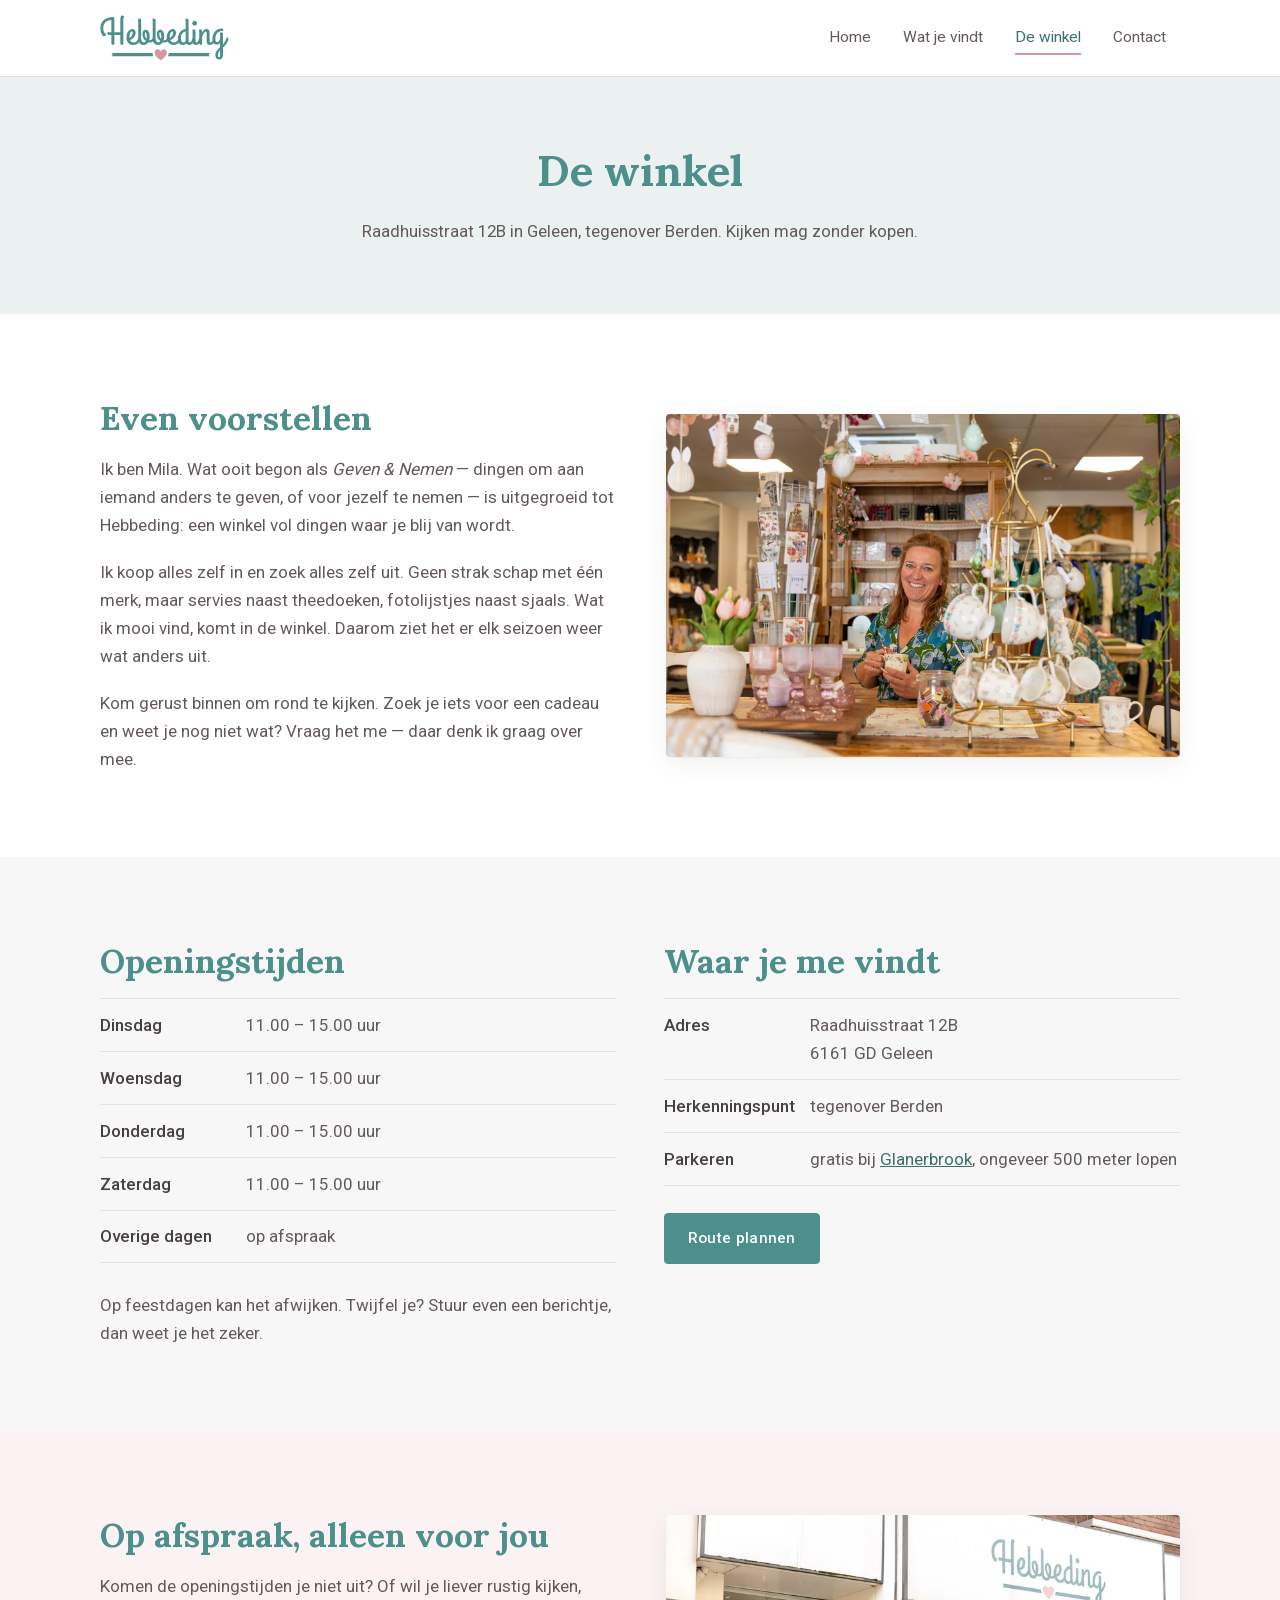
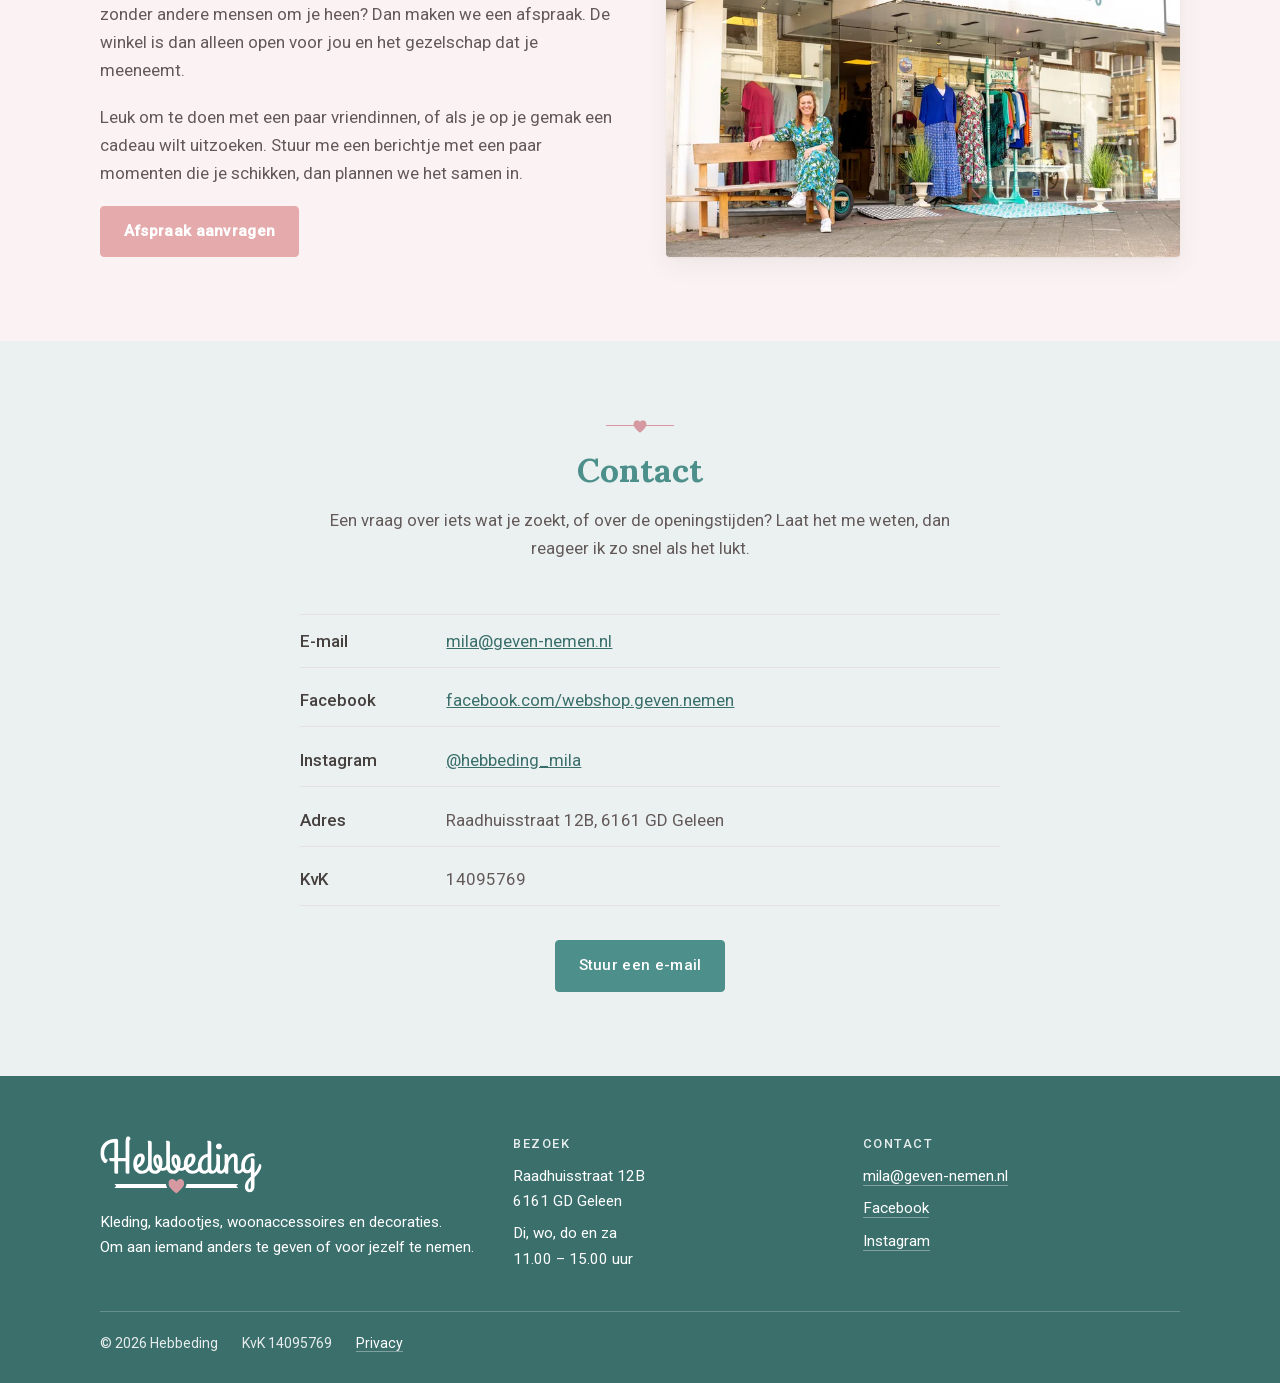
<file: winkel.html>
<!DOCTYPE html>
<html lang="nl">
<head>
<meta charset="utf-8">
<meta name="viewport" content="width=device-width, initial-scale=1">
<title>De winkel &amp; contact — Hebbeding Geleen</title>
<meta name="description" content="Hebbeding, Raadhuisstraat 12B, 6161 GD Geleen. Open dinsdag, woensdag, donderdag en zaterdag van 11.00 tot 15.00 uur, of op afspraak. Gratis parkeren bij Glanerbrook.">
<link rel="canonical" href="https://hebbeding.nu/winkel.html">

<link rel="icon" href="assets/img/favicon.png" sizes="any">
<link rel="apple-touch-icon" href="assets/img/apple-touch-icon.png">
<meta name="theme-color" content="#4c8f8b">

<meta property="og:type" content="website">
<meta property="og:site_name" content="Hebbeding">
<meta property="og:locale" content="nl_NL">
<meta property="og:title" content="De winkel &amp; contact — Hebbeding Geleen">
<meta property="og:description" content="Raadhuisstraat 12B, 6161 GD Geleen. Open di, wo, do en za van 11.00 tot 15.00 uur, of op afspraak.">
<meta property="og:url" content="https://hebbeding.nu/winkel.html">
<meta property="og:image" content="https://hebbeding.nu/assets/img/og-image.jpg">
<meta name="twitter:card" content="summary_large_image">

<link rel="preload" href="assets/fonts/lora-latin.woff2" as="font" type="font/woff2" crossorigin>
<link rel="preload" href="assets/fonts/roboto-latin.woff2" as="font" type="font/woff2" crossorigin>
<link rel="stylesheet" href="assets/css/style.css">
</head>
<body>

<a class="overslaan" href="#inhoud">Naar de inhoud</a>

<header class="site-header">
  <div class="wrap header-inner">
    <a class="logo" href="index.html">
      <img src="assets/img/logo.svg" width="129" height="46" alt="Hebbeding">
    </a>
    <button class="menu-knop" type="button" aria-expanded="false" aria-controls="hoofdmenu">
      <svg width="26" height="26" viewBox="0 0 26 26" fill="none" stroke="currentColor" stroke-width="1.8" aria-hidden="true">
        <path d="M4 7h18M4 13h18M4 19h18"/>
      </svg>
      <span class="sr-only">Menu</span>
    </button>
    <nav class="hoofdmenu" id="hoofdmenu" aria-label="Hoofdmenu">
      <ul>
        <li><a href="index.html">Home</a></li>
        <li><a href="themas.html">Wat je vindt</a></li>
        <li><a href="winkel.html" aria-current="page">De winkel</a></li>
        <li><a href="#contact">Contact</a></li>
      </ul>
    </nav>
  </div>
</header>

<main id="inhoud">

  <section class="paginakop">
    <div class="wrap">
      <h1>De winkel</h1>
      <p>Raadhuisstraat 12B in Geleen, tegenover Berden. Kijken mag zonder kopen.</p>
    </div>
  </section>

  <!-- ============ Over Mila ============ -->
  <section class="sectie sectie--wit">
    <div class="wrap">
      <div class="duo">
        <div class="duo-tekst">
          <h2>Even voorstellen</h2>
          <p>Ik ben Mila. Wat ooit begon als <em>Geven &amp; Nemen</em> — dingen om
             aan iemand anders te geven, of voor jezelf te nemen — is uitgegroeid
             tot Hebbeding: een winkel vol dingen waar je blij van wordt.</p>
          <p>Ik koop alles zelf in en zoek alles zelf uit. Geen strak schap met één
             merk, maar servies naast theedoeken, fotolijstjes naast sjaals. Wat ik
             mooi vind, komt in de winkel. Daarom ziet het er elk seizoen weer wat
             anders uit.</p>
          <p>Kom gerust binnen om rond te kijken. Zoek je iets voor een cadeau en
             weet je nog niet wat? Vraag het me — daar denk ik graag over mee.</p>
        </div>
        <div class="duo-beeld">
          <img src="assets/img/winkel-mila-800.webp"
               srcset="assets/img/winkel-mila-480.webp 480w,
                       assets/img/winkel-mila-800.webp 800w,
                       assets/img/winkel-mila-1240.webp 1240w"
               sizes="(min-width: 781px) 45vw, 92vw" width="800" height="533" loading="lazy"
               alt="Mila in haar winkel, achter een tafel met kopjes, kaarten en tulpen">
        </div>
      </div>
    </div>
  </section>

  <!-- ============ Praktisch ============ -->
  <section class="sectie">
    <div class="wrap">
      <div class="bezoek">
        <div>
          <h2>Openingstijden</h2>
          <ul class="gegevens">
            <li><b>Dinsdag</b> <span>11.00 – 15.00 uur</span></li>
            <li><b>Woensdag</b> <span>11.00 – 15.00 uur</span></li>
            <li><b>Donderdag</b> <span>11.00 – 15.00 uur</span></li>
            <li><b>Zaterdag</b> <span>11.00 – 15.00 uur</span></li>
            <li><b>Overige dagen</b> <span>op afspraak</span></li>
          </ul>
          <p>Op feestdagen kan het afwijken. Twijfel je? Stuur even een berichtje,
             dan weet je het zeker.</p>
        </div>

        <div>
          <h2>Waar je me vindt</h2>
          <ul class="gegevens">
            <li><b>Adres</b> <span>Raadhuisstraat 12B<br>6161 GD Geleen</span></li>
            <li><b>Herkenningspunt</b> <span>tegenover Berden</span></li>
            <li><b>Parkeren</b> <span>gratis bij
                <a href="https://www.google.com/maps/search/?api=1&amp;query=50.966081%2C5.831858"
                   target="_blank" rel="noopener">Glanerbrook</a>,
                ongeveer 500 meter lopen</span></li>
          </ul>
          <div class="knoppenrij">
            <a class="knop" href="https://www.google.com/maps/search/?api=1&amp;query=Raadhuisstraat+12B+6161+GD+Geleen"
               target="_blank" rel="noopener">Route plannen</a>
          </div>
        </div>
      </div>
    </div>
  </section>

  <!-- ============ Private shopping ============ -->
  <section class="sectie sectie--roze">
    <div class="wrap">
      <div class="duo duo--omgekeerd">
        <div class="duo-beeld">
          <img src="assets/img/winkel-gevel-800.webp"
               srcset="assets/img/winkel-gevel-480.webp 480w,
                       assets/img/winkel-gevel-800.webp 800w,
                       assets/img/winkel-gevel-1240.webp 1240w"
               sizes="(min-width: 781px) 45vw, 92vw" width="800" height="533" loading="lazy"
               alt="De winkel van buiten, met Hebbeding boven de etalage">
        </div>
        <div class="duo-tekst">
          <h2>Op afspraak, alleen voor jou</h2>
          <p>Komen de openingstijden je niet uit? Of wil je liever rustig kijken,
             zonder andere mensen om je heen? Dan maken we een afspraak. De winkel
             is dan alleen open voor jou en het gezelschap dat je meeneemt.</p>
          <p>Leuk om te doen met een paar vriendinnen, of als je op je gemak een
             cadeau wilt uitzoeken. Stuur me een berichtje met een paar momenten
             die je schikken, dan plannen we het samen in.</p>
          <p><a class="knop knop--roze" href="mailto:mila@geven-nemen.nl?subject=Afspraak%20voor%20private%20shopping">Afspraak aanvragen</a></p>
        </div>
      </div>
    </div>
  </section>

  <!-- ============ Contact ============ -->
  <section class="sectie sectie--groen" id="contact">
    <div class="wrap">
      <div class="sectie-kop">
        <span class="streep"></span>
        <h2>Contact</h2>
        <p>Een vraag over iets wat je zoekt, of over de openingstijden? Laat het
           me weten, dan reageer ik zo snel als het lukt.</p>
      </div>

      <div class="prose midden">
        <ul class="gegevens" style="text-align: left;">
          <li><b>E-mail</b> <span><a href="mailto:mila@geven-nemen.nl">mila@geven-nemen.nl</a></span></li>
          <li><b>Facebook</b> <span><a href="https://www.facebook.com/webshop.geven.nemen/" target="_blank" rel="noopener">facebook.com/webshop.geven.nemen</a></span></li>
          <li><b>Instagram</b> <span><a href="https://www.instagram.com/hebbeding_mila/" target="_blank" rel="noopener">@hebbeding_mila</a></span></li>
          <li><b>Adres</b> <span>Raadhuisstraat 12B, 6161 GD Geleen</span></li>
          <li><b>KvK</b> <span>14095769</span></li>
        </ul>
        <p style="margin-top: 2em;">
          <a class="knop" href="mailto:mila@geven-nemen.nl">Stuur een e-mail</a>
        </p>
      </div>
    </div>
  </section>

</main>

<footer class="site-footer">
  <div class="wrap">
    <div class="footer-grid">
      <div>
        <p class="footer-logo">
          <img src="assets/img/logo-wit.svg" width="162" height="58" alt="Hebbeding">
        </p>
        <p>Kleding, kadootjes, woonaccessoires en decoraties.<br>
           Om aan iemand anders te geven of voor jezelf te nemen.</p>
      </div>
      <div>
        <h2>Bezoek</h2>
        <ul>
          <li>Raadhuisstraat 12B<br>6161 GD Geleen</li>
          <li>Di, wo, do en za<br>11.00 – 15.00 uur</li>
        </ul>
      </div>
      <div>
        <h2>Contact</h2>
        <ul>
          <li><a href="mailto:mila@geven-nemen.nl">mila@geven-nemen.nl</a></li>
          <li><a href="https://www.facebook.com/webshop.geven.nemen/" target="_blank" rel="noopener">Facebook</a></li>
          <li><a href="https://www.instagram.com/hebbeding_mila/" target="_blank" rel="noopener">Instagram</a></li>
        </ul>
      </div>
    </div>
    <div class="footer-onder">
      <span>&copy; <span id="jaar">2026</span> Hebbeding</span>
      <span>KvK 14095769</span>
      <span><a href="privacy.html">Privacy</a></span>
    </div>
  </div>
</footer>

<script src="assets/js/menu.js"></script>

<script type="application/ld+json">
{
  "@context": "https://schema.org",
  "@type": "Store",
  "name": "Hebbeding",
  "url": "https://hebbeding.nu/",
  "image": "https://hebbeding.nu/assets/img/og-image.jpg",
  "email": "mila@geven-nemen.nl",
  "address": {
    "@type": "PostalAddress",
    "streetAddress": "Raadhuisstraat 12B",
    "addressLocality": "Geleen",
    "postalCode": "6161 GD",
    "addressRegion": "Limburg",
    "addressCountry": "NL"
  },
  "openingHoursSpecification": [{
    "@type": "OpeningHoursSpecification",
    "dayOfWeek": ["Tuesday", "Wednesday", "Thursday", "Saturday"],
    "opens": "11:00",
    "closes": "15:00"
  }],
  "sameAs": [
    "https://www.facebook.com/webshop.geven.nemen/",
    "https://www.instagram.com/hebbeding_mila/"
  ]
}
</script>

</body>
</html>
</file>
<file: assets/css/style.css>
/* ============================================================
   Hebbeding — stijl
   De kleuren en lettertypes staan hieronder bij elkaar.
   Wil je een kleur wijzigen? Pas hem hier één keer aan.
   ============================================================ */

:root {
  /* Merkkleuren, overgenomen uit het originele logo-bestand (fullcolor.pdf).
     Pantone 7475C = groen, Pantone 5015C = roze.
     De "donker" varianten zijn er voor tekst en knoppen: op de merkkleuren zelf
     is witte tekst te licht om goed leesbaar te zijn. */
  --groen:         #4c8f8b;   /* merkgroen — grote koppen, vlakken, het logo   */
  --groen-donker:  #3a6f6c;   /* knoppen, voettekst, links, kleine tekst       */
  --groen-licht:   #eaf1f0;
  --roze:          #d699a1;   /* merkroze — hartjes, streepjes, accenten       */
  --roze-donker:   #a85258;   /* link-hover en de focusrand                    */
  --roze-band:     #e5abac;   /* roze balk achter de uitspraken — zoals de oude winkel */
  --roze-licht:    #fbf2f3;
  --tekst:         #635959;
  --tekst-sterk:   #46403f;
  --wit:           #ffffff;
  --achtergrond:   #f7f7f7;
  --lijn:          #e6e0e0;

  --serif:  "Lora", Georgia, "Times New Roman", serif;
  --sans:   "Roboto", -apple-system, BlinkMacSystemFont, "Helvetica Neue", Arial, sans-serif;

  --breed:  1120px;
  --rand:   4px;
  --schaduw: 0 1px 2px rgba(70, 64, 63, .05), 0 8px 24px rgba(70, 64, 63, .07);
}

/* --- lettertypes (lokaal, geen externe verzoeken) --------- */
@font-face {
  font-family: 'Lora';
  font-style: normal;
  font-weight: 400 700;
  font-display: swap;
  src: url(../fonts/lora-latin-ext.woff2) format('woff2');
  unicode-range: U+0100-02BA, U+02BD-02C5, U+02C7-02CC, U+02CE-02D7, U+02DD-02FF, U+0304, U+0308, U+0329, U+1D00-1DBF, U+1E00-1E9F, U+1EF2-1EFF, U+2020, U+20A0-20AB, U+20AD-20C0, U+2113, U+2C60-2C7F, U+A720-A7FF;
}
@font-face {
  font-family: 'Lora';
  font-style: normal;
  font-weight: 400 700;
  font-display: swap;
  src: url(../fonts/lora-latin.woff2) format('woff2');
  unicode-range: U+0000-00FF, U+0131, U+0152-0153, U+02BB-02BC, U+02C6, U+02DA, U+02DC, U+0304, U+0308, U+0329, U+2000-206F, U+20AC, U+2122, U+2191, U+2193, U+2212, U+2215, U+FEFF, U+FFFD;
}
@font-face {
  font-family: 'Roboto';
  font-style: normal;
  font-weight: 400 500;
  font-display: swap;
  src: url(../fonts/roboto-latin-ext.woff2) format('woff2');
  unicode-range: U+0100-02BA, U+02BD-02C5, U+02C7-02CC, U+02CE-02D7, U+02DD-02FF, U+0304, U+0308, U+0329, U+1D00-1DBF, U+1E00-1E9F, U+1EF2-1EFF, U+2020, U+20A0-20AB, U+20AD-20C0, U+2113, U+2C60-2C7F, U+A720-A7FF;
}
@font-face {
  font-family: 'Roboto';
  font-style: normal;
  font-weight: 400 500;
  font-display: swap;
  src: url(../fonts/roboto-latin.woff2) format('woff2');
  unicode-range: U+0000-00FF, U+0131, U+0152-0153, U+02BB-02BC, U+02C6, U+02DA, U+02DC, U+0304, U+0308, U+0329, U+2000-206F, U+20AC, U+2122, U+2191, U+2193, U+2212, U+2215, U+FEFF, U+FFFD;
}

/* --- basis ------------------------------------------------ */
*, *::before, *::after { box-sizing: border-box; }

html { -webkit-text-size-adjust: 100%; scroll-behavior: smooth; }
@media (prefers-reduced-motion: reduce) { html { scroll-behavior: auto; } }

/* --- overgang tussen pagina's ------------------------------
   Kom je op een pagina, dan schuift de inhoud van onderen omhoog en
   verschijnt hij. Klik je door naar een andere pagina, dan schuift hij
   omhoog weg (dat laatste regelt menu.js). De koptekst blijft staan.
   Zonder JavaScript krijg je nog steeds de binnenkomst-animatie.
   --------------------------------------------------------- */
@keyframes pagina-erin  { from { opacity: 0; transform: translateY(24px); } }
@keyframes pagina-eruit { to   { opacity: 0; transform: translateY(-16px); } }

main { animation: pagina-erin 300ms cubic-bezier(0, 0, .2, 1) both; }
main.pagina-eruit { animation: pagina-eruit 180ms cubic-bezier(.4, 0, 1, 1) both; }

/* Wie in zijn systeem heeft staan dat animaties uit moeten: geen beweging. */
@media (prefers-reduced-motion: reduce) {
  main, main.pagina-eruit { animation: none; }
}

body {
  margin: 0;
  background: var(--achtergrond);
  color: var(--tekst);
  font-family: var(--sans);
  font-size: 17px;
  line-height: 1.65;
  -webkit-font-smoothing: antialiased;
}

img { max-width: 100%; height: auto; display: block; }

h1, h2, h3 {
  font-family: var(--serif);
  color: var(--groen);
  font-weight: 700;          /* de warme, ronde Lora — net als op de oude winkel */
  line-height: 1.2;
  margin: 0 0 .5em;
}
h1 { font-size: clamp(1.9rem, 1.35rem + 2.2vw, 2.7rem); }
h2 { font-size: clamp(1.55rem, 1.25rem + 1.3vw, 2.1rem); }
h3 { font-size: 1.25rem; color: var(--tekst-sterk); }

p { margin: 0 0 1.1em; }
p:last-child { margin-bottom: 0; }

a { color: var(--groen-donker); }
a:hover { color: var(--roze-donker); }

:focus-visible {
  outline: 3px solid var(--roze-donker);
  outline-offset: 2px;
  border-radius: 2px;
}

.wrap {
  width: 100%;
  max-width: var(--breed);
  margin-inline: auto;
  padding-inline: 20px;
}

.sr-only {
  position: absolute; width: 1px; height: 1px; padding: 0; margin: -1px;
  overflow: hidden; clip: rect(0 0 0 0); white-space: nowrap; border: 0;
}

.overslaan {
  position: absolute; left: 12px; top: -60px;
  background: var(--groen); color: #fff; padding: 10px 16px;
  border-radius: var(--rand); z-index: 100; transition: top .15s;
}
.overslaan:focus { top: 12px; color: #fff; }

/* --- knoppen ---------------------------------------------- */
.knop {
  display: inline-flex; align-items: center; gap: .5em;
  font-family: var(--sans); font-size: .95rem; font-weight: 500;
  letter-spacing: .02em;
  padding: .8em 1.5em;
  border: 1px solid var(--groen);
  border-radius: var(--rand);
  background: var(--groen);
  color: #fff;
  text-decoration: none;
  cursor: pointer;
  transition: background .15s, border-color .15s, color .15s;
}
.knop:hover { background: var(--groen-donker); border-color: var(--groen-donker); color: #fff; }

.knop--licht { background: #fff; color: var(--groen-donker); }
.knop--licht:hover { background: var(--groen-licht); color: var(--groen-donker); border-color: var(--groen-donker); }

/* Zelfde roze als de balk in de carrousel. Witte letters op dit lichte roze
   geven weinig contrast, daarom staan ze vet. */
.knop--roze {
  background: var(--roze-band);
  border-color: var(--roze-band);
  color: #fff;
  font-weight: 700;
}
.knop--roze:hover { background: #d98486; border-color: #d98486; color: #fff; }

/* --- header ----------------------------------------------- */
.site-header {
  background: var(--wit);
  border-bottom: 1px solid var(--lijn);
  position: sticky; top: 0; z-index: 50;
}
.header-inner {
  display: flex; align-items: center; justify-content: space-between;
  gap: 16px;
  min-height: 76px;
}
.logo img { width: auto; height: 46px; }

.menu-knop {
  display: none;
  background: none; border: 0; padding: 8px;
  color: var(--groen); cursor: pointer;
  font: inherit;
}
.menu-knop svg { display: block; }

.hoofdmenu ul {
  display: flex; align-items: center; gap: 4px;
  list-style: none; margin: 0; padding: 0;
}
.hoofdmenu a {
  display: block;
  padding: .6em .9em;
  color: var(--tekst);
  text-decoration: none;
  font-size: .97rem;
  border-radius: var(--rand);
  transition: color .15s, background .15s;
}
.hoofdmenu a:hover { color: var(--groen-donker); background: var(--groen-licht); }
.hoofdmenu a[aria-current="page"] { color: var(--groen-donker); position: relative; }
.hoofdmenu a[aria-current="page"]::after {
  content: "";
  position: absolute; left: .9em; right: .9em; bottom: .3em;
  height: 2px; background: var(--roze);
}

@media (max-width: 780px) {
  .menu-knop { display: block; }
  .hoofdmenu {
    display: none;
    position: absolute; left: 0; right: 0; top: 100%;
    background: var(--wit);
    border-bottom: 1px solid var(--lijn);
    box-shadow: var(--schaduw);
  }
  .hoofdmenu.open { display: block; }
  .hoofdmenu ul { flex-direction: column; align-items: stretch; gap: 0; padding: 8px 20px 16px; }
  .hoofdmenu a { padding: .85em .6em; border-bottom: 1px solid var(--lijn); border-radius: 0; }
  .hoofdmenu li:last-child a { border-bottom: 0; }
  .hoofdmenu a[aria-current="page"]::after { display: none; }
  .hoofdmenu a[aria-current="page"] { background: var(--groen-licht); }
}

/* --- carrousel -------------------------------------------
   Nagebouwd naar de diavoorstelling van de oude Shopify-winkel:
   een foto op volle breedte met de uitspraak in een roze balk.
   De balk loopt per regel mee dankzij box-decoration-break.
   --------------------------------------------------------- */
.carrousel {
  position: relative;
  background: var(--groen-licht);
  overflow: hidden;
}
.carrousel__spoor {
  position: relative;
  height: clamp(300px, 45vw, 560px);
}
.carrousel__dia {
  position: absolute; inset: 0;
  opacity: 0;
  transition: opacity .8s cubic-bezier(.44, .13, .48, .87);
  pointer-events: none;
}
.carrousel__dia.is-actief { opacity: 1; pointer-events: auto; }
.carrousel__dia img {
  width: 100%; height: 100%;
  object-fit: cover; object-position: center top;
}

/* Zonder JavaScript blijft de eerste dia gewoon staan. */
.carrousel:not(.is-klaar) .carrousel__dia:first-child { opacity: 1; }

.carrousel__tekst {
  position: absolute; left: 0; right: 0; bottom: clamp(30px, 5vw, 66px);
  padding-inline: 20px;
}
.carrousel__tekst > div { width: 100%; max-width: var(--breed); margin-inline: auto; }

.carrousel__uitspraak {
  display: inline;
  margin: 0;
  font-family: var(--serif);
  font-weight: 700;
  font-size: clamp(1.7rem, 1rem + 3vw, 3.4rem);
  line-height: 1.35;
  color: #fff;
  background-color: var(--roze-band);
  padding: .1em .3em;
  box-decoration-break: clone;
  -webkit-box-decoration-break: clone;
  opacity: 0;
  transform: translateY(40px);
  transition: opacity .6s cubic-bezier(.44, .13, .48, .87) .3s,
              transform .6s cubic-bezier(.44, .13, .48, .87) .3s;
}
.carrousel__dia.is-actief .carrousel__uitspraak { opacity: 1; transform: translateY(0); }

/* --- bediening --- */
.carrousel__knoppen { position: absolute; right: 0; bottom: 0; display: flex; }
.carrousel__knop {
  border: 0; cursor: pointer;
  background: rgba(255, 255, 255, .92);
  color: var(--tekst);
  padding: 13px 17px;
  font: inherit; line-height: 1;
  display: flex; align-items: center;
  transition: background .15s;
}
.carrousel__knop:hover { background: #fff; }
.carrousel__knop + .carrousel__knop { border-left: 1px solid var(--lijn); }
.carrousel__knop svg { display: block; width: 12px; height: 12px; fill: currentColor; }

.carrousel__bolletjes {
  position: absolute; left: 0; right: 0; bottom: 15px;
  display: flex; justify-content: center; gap: 9px;
  padding-inline: 20px;
}
.carrousel__bol {
  width: 11px; height: 11px; padding: 0;
  border: 1px solid rgba(255, 255, 255, .95);
  border-radius: 50%;
  background: rgba(255, 255, 255, .3);
  cursor: pointer;
  transition: background .15s;
}
.carrousel__bol[aria-current="true"] { background: #fff; }

@media (prefers-reduced-motion: reduce) {
  .carrousel__dia, .carrousel__uitspraak { transition: none; }
  .carrousel__uitspraak { opacity: 1; transform: none; }
}

@media (max-width: 600px) {
  .carrousel__knoppen { display: none; }
  .carrousel__bolletjes { bottom: 11px; }
}

/* --- secties ---------------------------------------------- */
.sectie { padding-block: clamp(48px, 7vw, 84px); }
section[id] { scroll-margin-top: 92px; }   /* plakkende koptekst niet over de titel */
.sectie--wit { background: var(--wit); }
.sectie--groen { background: var(--groen-licht); }
.sectie--roze { background: var(--roze-licht); }

.sectie-kop { max-width: 620px; margin: 0 auto clamp(32px, 4vw, 52px); text-align: center; }
.sectie-kop p { font-size: 1.05rem; }

.streep {
  display: block; width: 68px; height: 0; margin: 0 auto 1.4em;
  border-top: 1px solid var(--roze);
  position: relative;
}
.streep::after {
  content: "";
  position: absolute; left: 50%; top: -7px;
  width: 14px; height: 14px; margin-left: -7px;
  background: var(--roze);
  clip-path: path("M7 13.5C2.4 9.6 .5 7 .5 4.6A3.6 3.6 0 0 1 7 2.4 3.6 3.6 0 0 1 13.5 4.6C13.5 7 11.6 9.6 7 13.5Z");
}

/* --- thema's ---------------------------------------------- */
.themas {
  display: grid;
  grid-template-columns: repeat(auto-fit, minmax(240px, 1fr));
  gap: clamp(20px, 2.4vw, 30px);
}
.thema {
  background: var(--wit);
  border-radius: var(--rand);
  overflow: hidden;
  box-shadow: var(--schaduw);
  display: flex; flex-direction: column;
}

/* De kaarten op de homepagina zijn links naar het juiste stuk van "Wat je vindt". */
a.thema {
  color: inherit;
  text-decoration: none;
  transition: transform .18s ease, box-shadow .18s ease;
}
a.thema:hover,
a.thema:focus-visible {
  color: inherit;            /* alleen de kop verkleurt, niet de hele kaart */
  transform: translateY(-7px);
  box-shadow: 0 3px 6px rgba(70, 64, 63, .08), 0 18px 38px rgba(70, 64, 63, .16);
}
a.thema:hover h3,
a.thema:focus-visible h3 { color: var(--roze-donker); }
a.thema img { transition: transform .4s ease; }
a.thema:hover img,
a.thema:focus-visible img { transform: scale(1.04); }

@media (prefers-reduced-motion: reduce) {
  a.thema, a.thema img { transition: none; }
  a.thema:hover, a.thema:focus-visible { transform: none; }
  a.thema:hover img, a.thema:focus-visible img { transform: none; }
}
.thema img { width: 100%; aspect-ratio: 4 / 5; object-fit: cover; }
.thema-tekst { padding: 22px 24px 26px; }
.thema h3 { margin-bottom: .4em; color: var(--groen-donker); font-family: var(--serif); }
.thema p { font-size: .95rem; margin: 0; }

/* --- tekst + beeld naast elkaar --------------------------- */
.duo {
  display: grid;
  grid-template-columns: 1fr;
  gap: clamp(28px, 4vw, 56px);
  align-items: center;
}
@media (min-width: 781px) {
  .duo { grid-template-columns: 1fr 1fr; }
  .duo--omgekeerd .duo-beeld { order: 2; }
}
.duo-beeld img {
  width: 100%;
  max-height: 520px;          /* staande foto's niet te hoog laten worden */
  object-fit: cover;
  border-radius: var(--rand);
  box-shadow: var(--schaduw);
}
.duo-tekst > :last-child { margin-bottom: 0; }

/* --- seizoensblok ----------------------------------------
   Het blok op de homepagina dat met het jaar meewisselt.
   --------------------------------------------------------- */
.seizoen {
  display: grid;
  grid-template-columns: repeat(auto-fit, minmax(220px, 1fr));
  gap: clamp(16px, 2vw, 26px);
}
.seizoen img {
  width: 100%; aspect-ratio: 3 / 4; object-fit: cover;
  border-radius: var(--rand);
  box-shadow: var(--schaduw);
}

/* --- fotostrip -------------------------------------------- */
.strip {
  display: grid;
  grid-template-columns: repeat(auto-fit, minmax(180px, 1fr));
  gap: 12px;
}
.strip img {
  width: 100%; aspect-ratio: 1 / 1; object-fit: cover;
  border-radius: var(--rand);
}

/* --- bezoekblok ------------------------------------------- */
.bezoek {
  display: grid; grid-template-columns: 1fr; gap: clamp(28px, 4vw, 48px);
}
@media (min-width: 781px) { .bezoek { grid-template-columns: 1fr 1fr; } }

.gegevens { list-style: none; margin: 0 0 1.6em; padding: 0; }
.gegevens li {
  display: grid; grid-template-columns: 130px 1fr; gap: 4px 16px;
  padding: .7em 0;
  border-bottom: 1px solid var(--lijn);
}
.gegevens li:first-child { border-top: 1px solid var(--lijn); }
.gegevens dt, .gegevens b {
  font-weight: 500; color: var(--tekst-sterk);
}
@media (max-width: 480px) {
  .gegevens li { grid-template-columns: 1fr; }
}

.knoppenrij { display: flex; flex-wrap: wrap; gap: 12px; }

/* --- opsomming met hartjes -------------------------------- */
.lijst { list-style: none; margin: 0 0 1.1em; padding: 0; }
.lijst li {
  position: relative; padding-left: 1.6em; margin-bottom: .45em;
}
.lijst li::before {
  content: ""; position: absolute; left: 0; top: .55em;
  width: 11px; height: 11px; background: var(--roze);
  clip-path: path("M5.5 10.6C1.9 7.5 .4 5.5 .4 3.6A2.8 2.8 0 0 1 5.5 1.9 2.8 2.8 0 0 1 10.6 3.6C10.6 5.5 9.1 7.5 5.5 10.6Z");
}

/* --- merken ----------------------------------------------- */
.merken {
  display: flex; flex-wrap: wrap; gap: 10px; justify-content: center;
  list-style: none; margin: 0; padding: 0;
}
.merken li {
  background: var(--wit);
  border: 1px solid var(--lijn);
  border-radius: 999px;
  padding: .5em 1.15em;
  font-size: .95rem;
  color: var(--tekst-sterk);
}

/* --- footer ----------------------------------------------- */
.site-footer {
  background: var(--groen-donker);
  color: #fff;
  padding-block: clamp(40px, 5vw, 60px) 28px;
  font-size: .95rem;
}
.site-footer a { color: #fff; text-decoration: none; border-bottom: 1px solid rgba(255,255,255,.35); }
.site-footer a:hover { color: #fff; border-bottom-color: #fff; }
.footer-grid {
  display: grid; grid-template-columns: 1fr; gap: 32px;
  padding-bottom: 32px;
}
@media (min-width: 640px) { .footer-grid { grid-template-columns: 1.2fr 1fr 1fr; } }
.site-footer h2 {
  font-family: var(--sans); font-size: .8rem; font-weight: 500;
  letter-spacing: .12em; text-transform: uppercase;
  color: rgba(255,255,255,.88); margin-bottom: 1em;
}
.site-footer ul { list-style: none; margin: 0; padding: 0; }
.site-footer li { margin-bottom: .5em; }
.footer-logo img { height: 58px; width: auto; margin-bottom: 16px; }
.footer-onder {
  border-top: 1px solid rgba(255,255,255,.22);
  padding-top: 20px;
  display: flex; flex-wrap: wrap; gap: 8px 24px;
  font-size: .88rem; color: rgba(255,255,255,.88);
}
.footer-onder a { color: #fff; }

/* --- losse pagina's --------------------------------------- */
.paginakop {
  background: var(--groen-licht);
  padding-block: clamp(40px, 6vw, 68px);
  text-align: center;
}
.paginakop p { max-width: 620px; margin-inline: auto; font-size: 1.05rem; }

.prose { max-width: 720px; margin-inline: auto; }
.prose h2 { margin-top: 1.8em; }
.prose h2:first-child { margin-top: 0; }
.prose h3 { margin-top: 1.6em; }
.prose ul { padding-left: 1.2em; }
.prose li { margin-bottom: .4em; }

.midden { text-align: center; }
</file>
